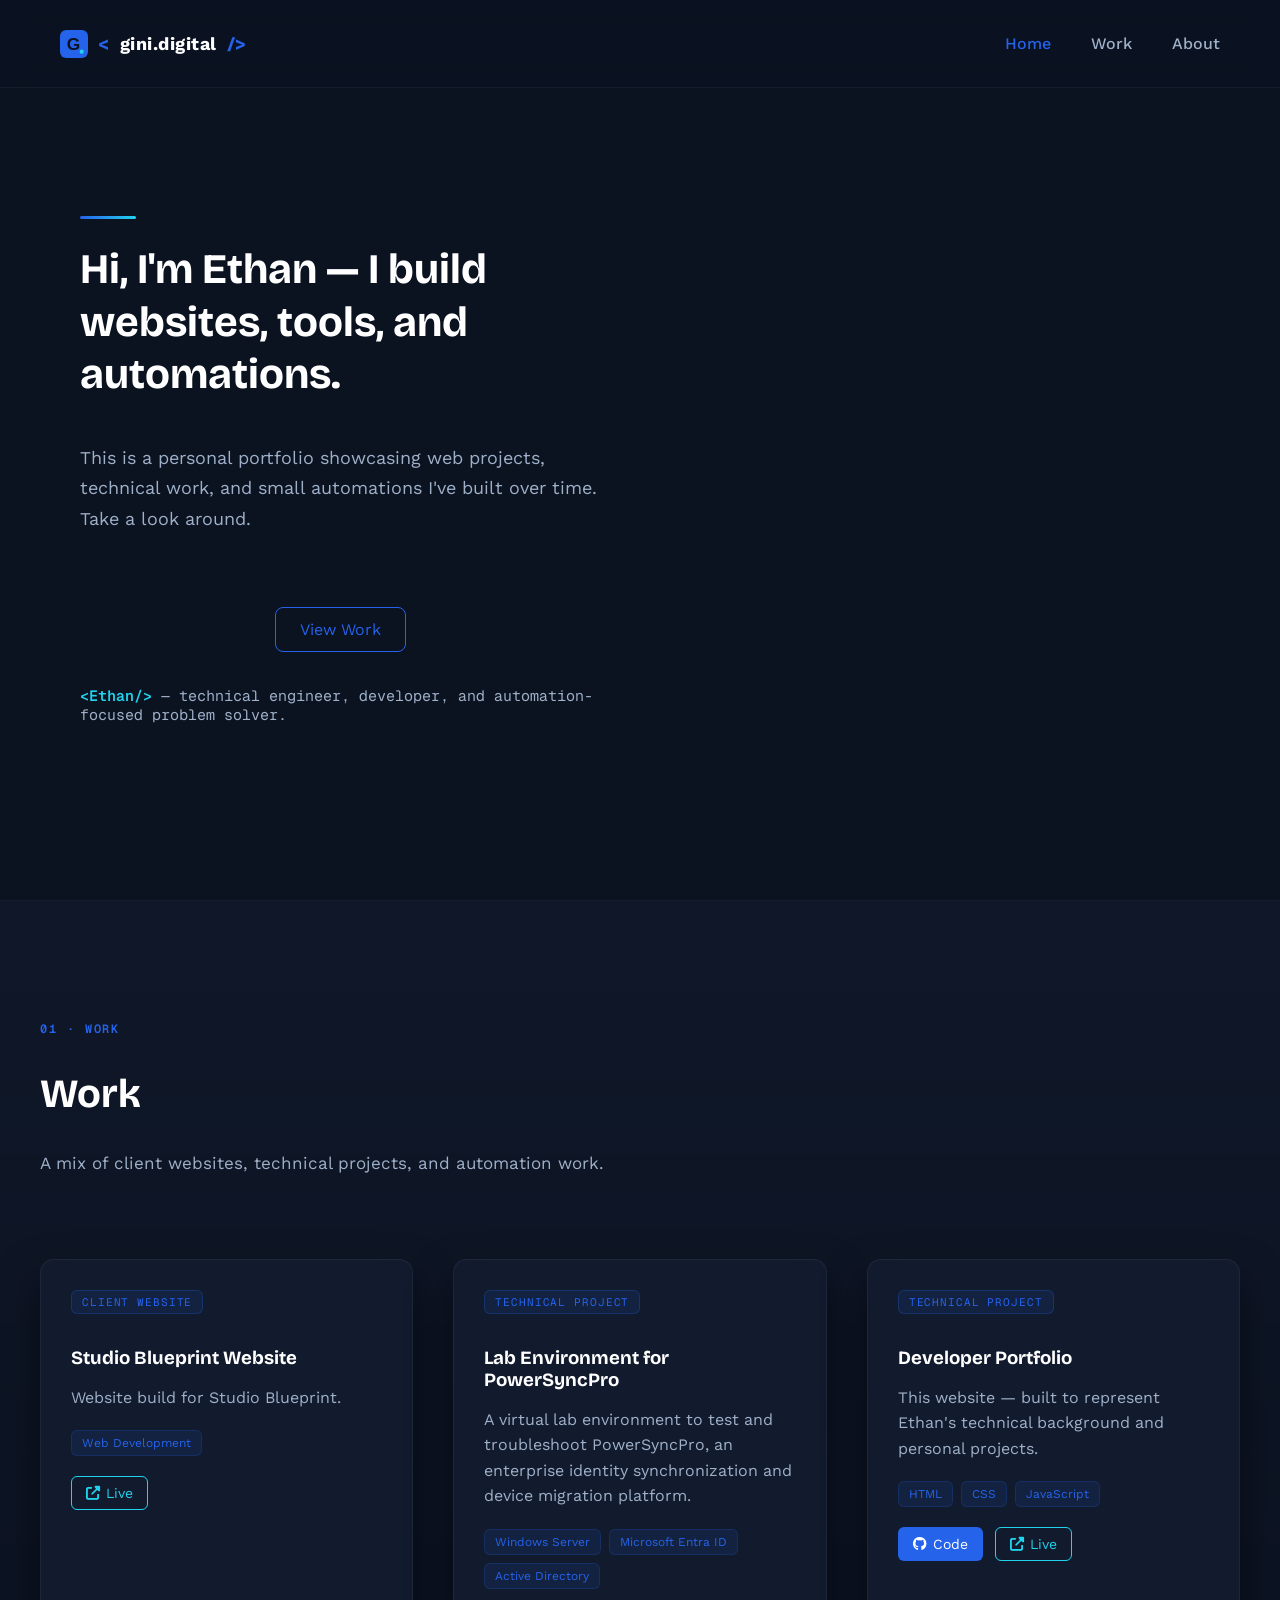
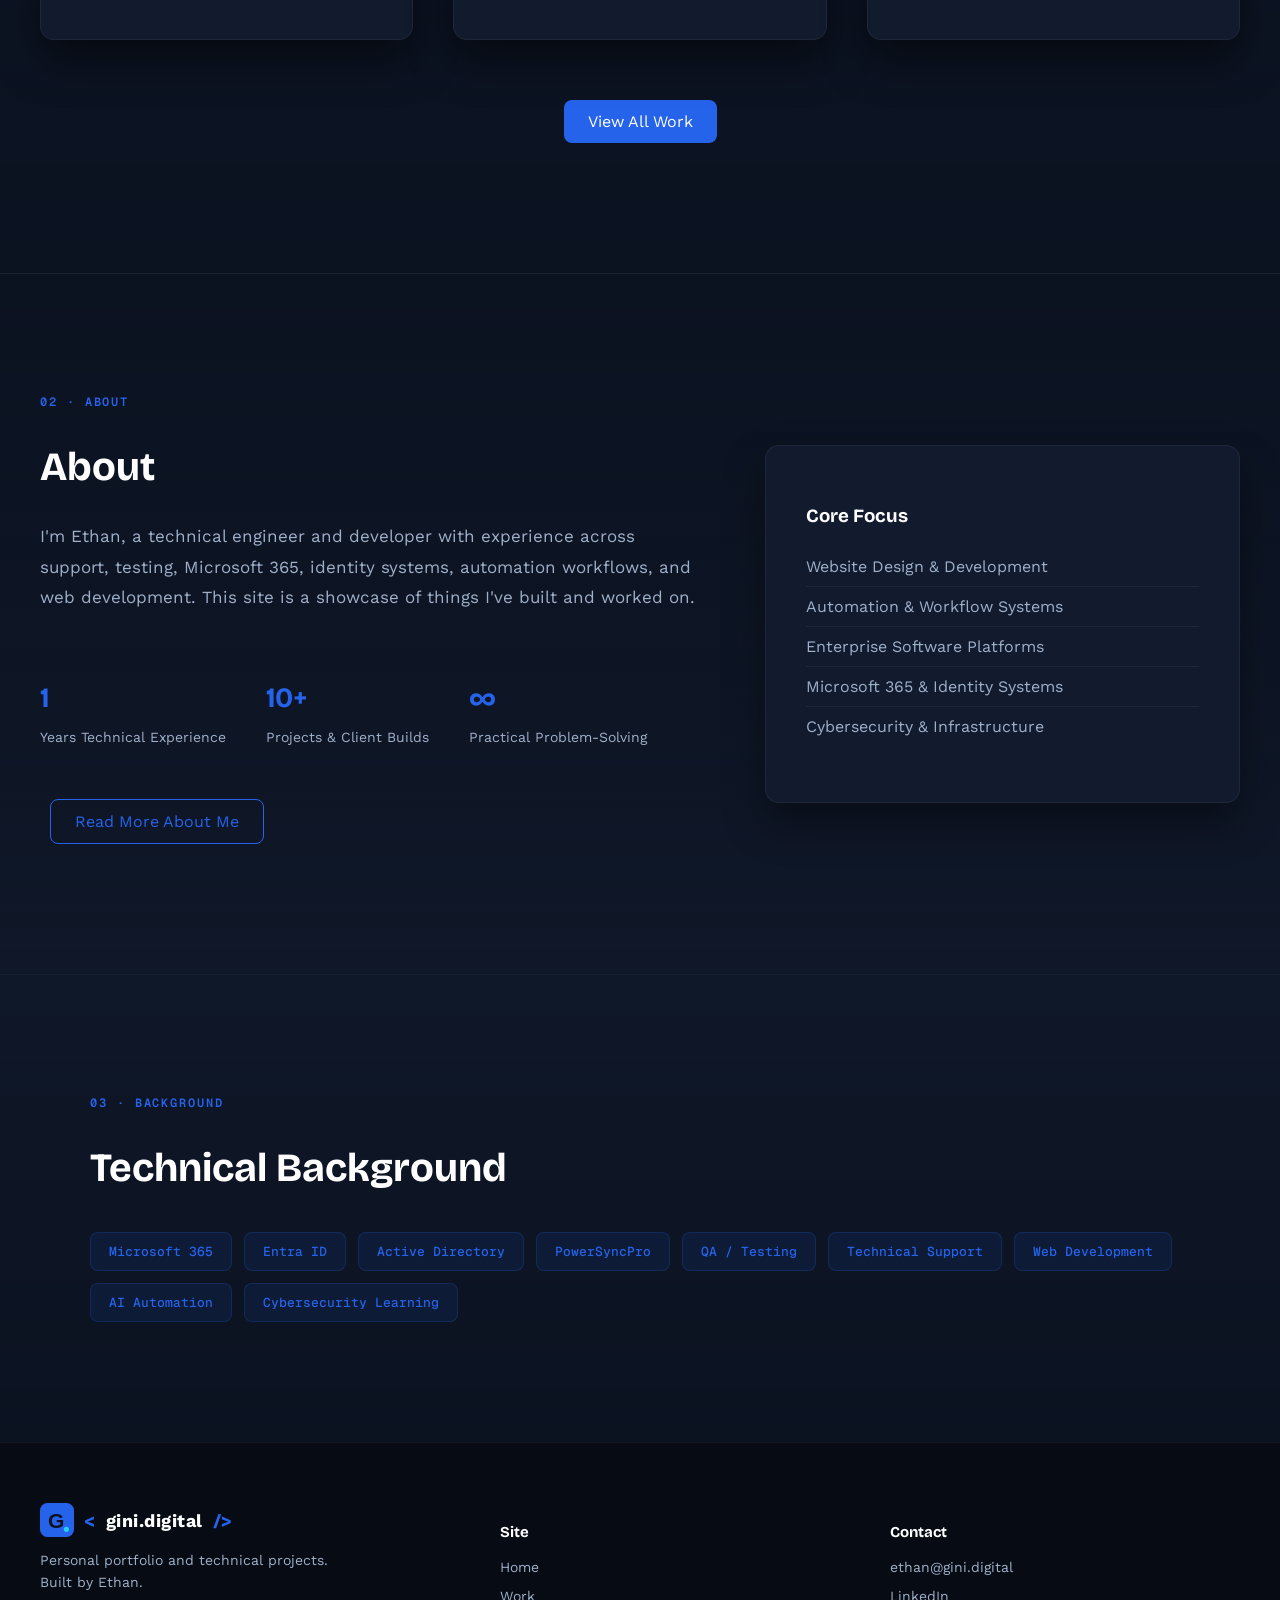
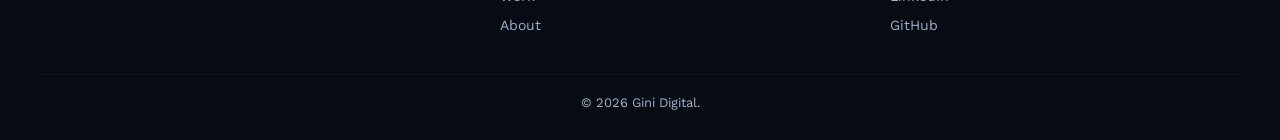
<file: index.html>
<!doctype html>

<html lang="en">
  <head>
    <meta charset="UTF-8" />
    <meta name="viewport" content="width=device-width, initial-scale=1.0" />

    <!-- HIDDEN: original business title — restore later -->
    <!-- <title>Small Business Website Designer in Durban | Gini Digital</title> -->
    <title>Ethan | Personal Portfolio</title>

    <!-- HIDDEN: original business meta description — restore later -->
    <!--
    <meta
      name="description"
      content="Websites, landing pages, and AI automation for small businesses in Durban, Cape Town, and the UK. Request your free website audit today."
    />
    -->
    <meta
      name="description"
      content="Personal portfolio of Ethan — a technical engineer and developer sharing web projects, technical work, and automations he's built."
    />

    <meta name="author" content="Ethan" />

    <meta name="robots" content="index, follow" />

    <link rel="canonical" href="https://gini.digital/" />

    <meta name="theme-color" content="#0B1220" />

    <!-- HIDDEN: original business Open Graph / Twitter tags — restore later -->
    <!--
    <meta
      property="og:title"
      content="Small Business Website Designer in Durban | Gini Digital"
    />
    <meta
      property="og:description"
      content="Websites, landing pages, and AI automation for small businesses in Durban, Cape Town, and the UK. Request your free website audit today."
    />
    <meta name="twitter:title"
      content="Small Business Website Designer in Durban | Gini Digital"
    />
    <meta
      name="twitter:description"
      content="Websites, landing pages, and AI automation for small businesses in Durban, Cape Town, and the UK. Request your free website audit today."
    />
    -->
    <meta property="og:title" content="Ethan | Personal Portfolio" />
    <meta
      property="og:description"
      content="Personal portfolio of Ethan — a technical engineer and developer sharing web projects, technical work, and automations he's built."
    />
    <meta
      property="og:image"
      content="https://gini.digital/images/logo-lockup-dark-2x.png"
    />
    <meta property="og:url" content="https://gini.digital/" />
    <meta property="og:type" content="website" />

    <meta name="twitter:card" content="summary_large_image" />
    <meta name="twitter:title" content="Ethan | Personal Portfolio" />
    <meta
      name="twitter:description"
      content="Personal portfolio of Ethan — a technical engineer and developer sharing web projects, technical work, and automations he's built."
    />
    <meta
      name="twitter:image"
      content="https://gini.digital/images/logo-lockup-dark-2x.png"
    />

    <link rel="icon" type="image/svg+xml" href="/images/icon.svg" />
    <link rel="icon" type="image/png" sizes="32x32" href="/images/favicon-32.png" />
    <link rel="icon" type="image/png" sizes="16x16" href="/images/favicon-16.png" />
    <link rel="apple-touch-icon" href="/images/icon-512.png" />

    <link rel="stylesheet" href="/CSS/style.css" />

    <!-- HIDDEN: LocalBusiness structured data (business/service schema) — restore later -->
    <!--
    <script type="application/ld+json">
      {
        "@context": "https://schema.org",
        "@type": "LocalBusiness",
        "name": "Gini Digital",
        "url": "https://gini.digital/",
        "email": "ethan@gini.digital",
        "logo": "https://gini.digital/images/icon-512.png",
        "description": "Gini Digital builds websites, landing pages, and AI automation for small businesses in Durban, Cape Town, and the UK.",
        "areaServed": [
          { "@type": "City", "name": "Durban" },
          { "@type": "City", "name": "Cape Town" },
          { "@type": "City", "name": "London" },
          { "@type": "City", "name": "St Albans" },
          { "@type": "City", "name": "Harpenden" }
        ],
        "sameAs": [
          "https://www.linkedin.com/in/ethan-robinson-934154223/",
          "https://github.com/Gini-Build"
        ]
      }
    </script>
    -->

    <link rel="preconnect" href="https://fonts.googleapis.com" />
    <link
      href="https://fonts.googleapis.com/css2?family=Bricolage+Grotesque:opsz,wght@12..96,400..800&family=Work+Sans:wght@400;500;600;700&family=Geist+Mono:wght@400;500;600;700&display=swap"
      rel="stylesheet"
    />

    <link
      rel="stylesheet"
      href="https://cdnjs.cloudflare.com/ajax/libs/font-awesome/6.4.0/css/all.min.css"
    />
  </head>

  <body>
    <div class="loader-screen" id="loader">
      <div class="loader-content">
        <img src="/images/icon.svg" alt="Gini Digital" class="loader-icon" />
        <div class="loader-spinner"></div>
        <div id="loaderPercent">0%</div>
      </div>
    </div>

    <header class="main-header">
      <nav class="nav-container">
        <a href="/" class="logo">
          <img src="/images/icon.svg" alt="" class="logo-icon" />
          <span class="logo-code">&lt;</span>gini.digital<span class="logo-code"
            >/&gt;</span
          >
        </a>

        <ul class="nav-menu">
          <li><a href="/" class="nav-link active">Home</a></li>
          <li><a href="/work/" class="nav-link">Work</a></li>
          <li><a href="/about/" class="nav-link">About</a></li>
          <!-- HIDDEN: nav links to business pages (Services/Free Audit/Contact) — restore later -->
          <!--
          <li><a href="/services/" class="nav-link">Services</a></li>
          <li><a href="/free-audit/" class="nav-link">Free Audit</a></li>
          <li><a href="/contact/" class="nav-link">Contact</a></li>
          -->
        </ul>

        <div class="menu-toggle" id="menuToggle">
          <span></span>
          <span></span>
          <span></span>
        </div>
      </nav>
    </header>

    <section id="home" class="hero-section">
      <video autoplay loop muted playsinline class="hero-video"></video>
      <div class="hero-overlay"></div>

      <div class="hero-container">
        <div class="hero-text-col">
          <!-- HIDDEN: original business headline — restore later -->
          <!--
          <h1 class="hero-headline">
            Websites and automation for small businesses in Durban, Cape
            Town, and beyond.
          </h1>
          -->
          <h1 class="hero-headline">
            Hi, I'm Ethan — I build websites, tools, and automations.
          </h1>

          <!-- HIDDEN: original business description — restore later -->
          <!--
          <p class="hero-description">
            Gini Digital builds clean, mobile-friendly websites, landing pages,
            contact forms, CRM/email integrations, and practical automation
            workflows for small businesses in Durban, Cape Town, London, St
            Albans, and Harpenden that want to look credible and respond
            faster.
          </p>
          -->
          <p class="hero-description">
            This is a personal portfolio showcasing web projects, technical
            work, and small automations I've built over time. Take a look
            around.
          </p>

          <div class="hero-buttons">
            <!-- HIDDEN: lead-gen CTA button (Free Audit) — restore later -->
            <!--
            <a href="/free-audit/" class="btn-primary"
              >Request a Free Website Audit</a
            >
            -->
            <a href="/work/" class="btn-secondary">View Work</a>
          </div>

          <p class="hero-credibility">
            <span class="name-value">&lt;Ethan/&gt;</span> — technical engineer,
            developer, and automation-focused problem solver.
          </p>
        </div>
      </div>
    </section>

    <!-- HIDDEN: Who We Help section (business ICP targeting) — restore later -->
    <!--
    <section id="who-we-help" class="who-section">
      <div class="who-container">
        <h2 class="section-title">Who We Help</h2>

        <p class="about-description">
          Gini Digital is best suited for businesses in Durban, Cape Town, and
          the UK that need a clean, credible web presence and a simple way to
          turn visitors into enquiries — without the overhead of a large
          agency.
        </p>

        <div class="who-grid">
          <div class="who-item fade-in">
            <i class="fas fa-briefcase"></i> Small service businesses
          </div>
          <div class="who-item fade-in">
            <i class="fas fa-user-tie"></i> Consultants
          </div>
          <div class="who-item fade-in">
            <i class="fas fa-chalkboard-user"></i> Coaches
          </div>
          <div class="who-item fade-in">
            <i class="fas fa-palette"></i> Creatives
          </div>
          <div class="who-item fade-in">
            <i class="fas fa-store"></i> Local businesses
          </div>
          <div class="who-item fade-in">
            <i class="fas fa-truck"></i> Trades &amp; home services
          </div>
          <div class="who-item fade-in">
            <i class="fas fa-people-arrows"></i> Agencies needing white-label
            technical support
          </div>
          <div class="who-item fade-in">
            <i class="fas fa-arrows-rotate"></i> Businesses with outdated
            websites or poor enquiry flow
          </div>
        </div>
      </div>
    </section>
    -->

    <!-- HIDDEN: Services preview section (what I offer / sales copy) — restore later -->
    <!--
    <section id="services" class="services-preview-section">
      <div class="services-preview-container">
        <h2 class="section-title">Services</h2>

        <p class="about-description">
          Practical, benefit-focused work — no unnecessary complexity.
        </p>

        <div class="services-grid">
          <div class="service-card fade-in">
            <h3>Website Design &amp; Build</h3>
            <p>
              A clean, mobile-friendly website that makes your business look
              credible from the first click.
            </p>
          </div>

          <div class="service-card fade-in">
            <h3>Landing Pages</h3>
            <p>
              Focused single-page sites built to convert visitors from a
              specific campaign or offer.
            </p>
          </div>

          <div class="service-card fade-in">
            <h3>Contact Forms &amp; Enquiry Flows</h3>
            <p>
              Forms and flows that make it easy for customers to reach you — and
              easy for you to respond fast.
            </p>
          </div>

          <div class="service-card fade-in">
            <h3>Business Email &amp; Domain Setup</h3>
            <p>
              A professional @yourbusiness.com email address, set up correctly,
              first time.
            </p>
          </div>

          <div class="service-card fade-in">
            <h3>CRM / Google Sheets / Email Automation</h3>
            <p>
              Connect your enquiries to the tools you already use, so nothing
              falls through the cracks.
            </p>
          </div>

          <div class="service-card fade-in">
            <h3>AI Workflow Automation</h3>
            <p>
              Simple systems that reduce manual admin — from automated
              follow-ups to basic chatbots and FAQ assistants.
            </p>
          </div>

          <div class="service-card fade-in">
            <h3>Website Support &amp; Maintenance</h3>
            <p>
              Ongoing edits, checks, and technical support so your site keeps
              working the way it should.
            </p>
          </div>
        </div>

        <div class="section-cta">
          <a href="/services/" class="btn-primary">View All Services</a>
        </div>
      </div>
    </section>
    -->

    <!-- HIDDEN: Packages preview section (pricing) — restore later -->
    <!--
    <section id="packages" class="packages-section">
      <div class="packages-container">
        <h2 class="section-title">Packages</h2>

        <p class="about-description">
          Straightforward pricing, so you know what you're getting.
        </p>

        <div class="packages-grid">
          <div class="package-card fade-in">
            <div class="package-name">Starter Website</div>
            <div class="package-price">From £350 / R8,000</div>
            <ul>
              <li>1–3 pages</li>
              <li>Mobile responsive build</li>
              <li>Contact form</li>
              <li>Basic SEO setup</li>
            </ul>
          </div>

          <div class="package-card featured fade-in">
            <div class="package-name">Growth Website</div>
            <div class="package-price">From £750 / R17,000</div>
            <ul>
              <li>4–6 pages</li>
              <li>Service pages</li>
              <li>Improved enquiry flow</li>
              <li>WhatsApp/call buttons</li>
            </ul>
          </div>

          <div class="package-card fade-in">
            <div class="package-name">Automation Add-on</div>
            <div class="package-price">From £150 / R3,500</div>
            <ul>
              <li>Form to email or Google Sheets</li>
              <li>Automated follow-up email</li>
              <li>Basic chatbot or FAQ assistant</li>
            </ul>
          </div>

          <div class="package-card fade-in">
            <div class="package-name">Monthly Care</div>
            <div class="package-price">From £50/month</div>
            <ul>
              <li>Small website edits</li>
              <li>Uptime/contact form checks</li>
              <li>Minor SEO/content tweaks</li>
            </ul>
          </div>
        </div>

        <div class="section-cta">
          <a href="/services/#pricing" class="btn-primary"
            >See Full Package Details</a
          >
        </div>
      </div>
    </section>
    -->

    <section id="projects" class="projects-section">
      <div class="projects-container">
        <span class="eyebrow">01 · Work</span>
        <h2 class="section-title">Work</h2>

        <p class="about-description">
          A mix of client websites, technical projects, and automation work.
        </p>

        <div class="projects-grid">
          <div class="project-card fade-in">
            <span class="project-category">Client Website</span>
            <h3>Studio Blueprint Website</h3>
            <p>Website build for Studio Blueprint.</p>
            <div class="project-tech">
              <span>Web Development</span>
            </div>
            <div class="project-links">
              <a
                href="https://studioblueprint.co.za/"
                class="project-btn live"
                target="_blank"
                rel="noopener"
                ><i class="fas fa-external-link-alt"></i> Live</a
              >
            </div>
          </div>

          <div class="project-card fade-in">
            <span class="project-category">Technical Project</span>
            <h3>Lab Environment for PowerSyncPro</h3>
            <p>
              A virtual lab environment to test and troubleshoot PowerSyncPro,
              an enterprise identity synchronization and device migration
              platform.
            </p>
            <div class="project-tech">
              <span>Windows Server</span> <span>Microsoft Entra ID</span>
              <span>Active Directory</span>
            </div>
          </div>

          <div class="project-card fade-in">
            <span class="project-category">Technical Project</span>
            <h3>Developer Portfolio</h3>
            <p>
              This website — built to represent Ethan's technical background
              and personal projects.
            </p>
            <div class="project-tech">
              <span>HTML</span> <span>CSS</span> <span>JavaScript</span>
            </div>
            <div class="project-links">
              <a
                href="https://github.com/Gini-Build/Ethan-portfolio"
                class="project-btn"
                target="_blank"
                rel="noopener"
                ><i class="fab fa-github"></i> Code</a
              >
              <a
                href="https://gini.digital/"
                class="project-btn live"
                target="_blank"
                rel="noopener"
                ><i class="fas fa-external-link-alt"></i> Live</a
              >
            </div>
          </div>
        </div>

        <div class="section-cta">
          <a href="/work/" class="btn-primary">View All Work</a>
        </div>
      </div>
    </section>

    <!-- HIDDEN: Process section (agency methodology / sales framing) — restore later -->
    <!--
    <section id="process" class="process-section">
      <div class="process-container">
        <h2 class="section-title">How We Work</h2>

        <p class="about-description">
          We start by reviewing your current website and enquiry flow. Then we
          create a practical plan, build the site or automation, test it
          properly, and support the launch.
        </p>

        <div class="process-steps">
          <div class="process-step fade-in">
            <div class="step-number">01</div>
            <h3>Audit</h3>
            <p>
              Review the current site and enquiry flow to find what's costing
              you enquiries.
            </p>
          </div>
          <div class="process-step fade-in">
            <div class="step-number">02</div>
            <h3>Plan</h3>
            <p>
              A practical, scoped plan for the build or automation — no
              unnecessary extras.
            </p>
          </div>
          <div class="process-step fade-in">
            <div class="step-number">03</div>
            <h3>Build</h3>
            <p>
              The site or automation is built and tested properly before launch.
            </p>
          </div>
          <div class="process-step fade-in">
            <div class="step-number">04</div>
            <h3>Launch &amp; Support</h3>
            <p>Launch support plus ongoing care to keep things running.</p>
          </div>
        </div>
      </div>
    </section>
    -->

    <section id="about" class="about-section">
      <div class="about-container">
        <div class="about-text">
          <span class="eyebrow">02 · About</span>
          <h2 class="section-title">About</h2>

          <!-- HIDDEN: original business-framed About paragraph — restore later -->
          <!--
          <p class="about-description">
            Gini Digital is run by Ethan, a technical engineer and developer
            with experience across support, testing, Microsoft 365, identity
            systems, automation workflows, and web development. The goal is
            simple: combine technical problem-solving with clean digital
            execution so small businesses get websites and systems that actually
            work.
          </p>
          -->
          <p class="about-description">
            I'm Ethan, a technical engineer and developer with experience
            across support, testing, Microsoft 365, identity systems,
            automation workflows, and web development. This site is a
            showcase of things I've built and worked on.
          </p>

          <div class="about-stats">
            <div class="stat">
              <h3>1</h3>
              <p>Years Technical Experience</p>
            </div>

            <div class="stat">
              <h3>10+</h3>
              <p>Projects &amp; Client Builds</p>
            </div>

            <div class="stat">
              <h3>∞</h3>
              <p>Practical Problem-Solving</p>
            </div>
          </div>

          <div class="section-cta left">
            <a href="/about/" class="btn-secondary">Read More About Me</a>
          </div>
        </div>

        <div class="about-card">
          <div class="about-card-content">
            <h3>Core Focus</h3>

            <ul>
              <li>Website Design &amp; Development</li>
              <li>Automation &amp; Workflow Systems</li>
              <li>Enterprise Software Platforms</li>
              <li>Microsoft 365 &amp; Identity Systems</li>
              <li>Cybersecurity &amp; Infrastructure</li>
            </ul>
          </div>
        </div>
      </div>
    </section>

    <section id="skills" class="skills-section">
      <div class="skills-container">
        <span class="eyebrow">03 · Background</span>
        <h2 class="section-title">Technical Background</h2>

        <div class="tech-badges">
          <span class="tech-badge fade-in">Microsoft 365</span>
          <span class="tech-badge fade-in">Entra ID</span>
          <span class="tech-badge fade-in">Active Directory</span>
          <span class="tech-badge fade-in">PowerSyncPro</span>
          <span class="tech-badge fade-in">QA / Testing</span>
          <span class="tech-badge fade-in">Technical Support</span>
          <span class="tech-badge fade-in">Web Development</span>
          <span class="tech-badge fade-in">AI Automation</span>
          <span class="tech-badge fade-in">Cybersecurity Learning</span>
        </div>
      </div>
    </section>

    <!-- HIDDEN: Free Audit CTA section (lead-gen, links to hidden page) — restore later -->
    <!--
    <section id="free-audit" class="cta-section">
      <div class="cta-container">
        <h2>Request a free website and enquiry flow audit.</h2>

        <p>
          Send through your website or business details and I'll review the main
          areas that may be costing you enquiries: clarity, mobile experience,
          calls-to-action, contact flow, trust signals, and basic automation
          opportunities.
        </p>

        <div class="btn-row">
          <a href="/free-audit/" class="btn-primary">Request My Free Audit</a>
        </div>
      </div>
    </section>
    -->

    <!-- HIDDEN: Contact CTA section (business solicitation, links to hidden page) — restore later -->
    <!--
    <section id="contact" class="cta-section">
      <div class="cta-container">
        <h2>Let's talk.</h2>

        <p>Need a website, landing page, or automation flow? Let's talk.</p>

        <div class="btn-row">
          <a href="/contact/" class="btn-primary">Contact</a>
          <a href="mailto:ethan@gini.digital" class="btn-secondary"
            >ethan@gini.digital</a
          >
        </div>
      </div>
    </section>
    -->

    <footer class="site-footer">
      <div class="footer-container">
        <div class="footer-brand">
          <div class="logo">
            <img src="/images/icon.svg" alt="" class="logo-icon" />
            <span class="logo-code">&lt;</span>gini.digital<span
              class="logo-code"
              >/&gt;</span
            >
          </div>
          <!-- HIDDEN: original business tagline — restore later -->
          <!--
          <p>
            Websites and automations for small businesses that want more
            enquiries. Built by Ethan.
          </p>
          -->
          <p>Personal portfolio and technical projects. Built by Ethan.</p>
        </div>

        <div class="footer-col">
          <h4>Site</h4>
          <ul>
            <li><a href="/">Home</a></li>
            <li><a href="/work/">Work</a></li>
            <li><a href="/about/">About</a></li>
            <!-- HIDDEN: footer links to business pages — restore later -->
            <!--
            <li><a href="/services/">Services</a></li>
            <li><a href="/free-audit/">Free Audit</a></li>
            <li><a href="/contact/">Contact</a></li>
            -->
          </ul>
        </div>

        <div class="footer-col">
          <h4>Contact</h4>
          <ul>
            <li><a href="mailto:ethan@gini.digital">ethan@gini.digital</a></li>
            <li>
              <a
                href="https://www.linkedin.com/in/ethan-robinson-934154223/"
                target="_blank"
                rel="noopener"
                >LinkedIn</a
              >
            </li>
            <li>
              <a
                href="https://github.com/Gini-Build"
                target="_blank"
                rel="noopener"
                >GitHub</a
              >
            </li>
          </ul>
        </div>
      </div>

      <!-- HIDDEN: original business/service-area footer line — restore later -->
      <!--
      <div class="footer-bottom">
        &copy; 2026 Gini Digital. Serving Durban, Cape Town, London, St Albans
        &amp; Harpenden.
      </div>
      -->
      <div class="footer-bottom">&copy; 2026 Gini Digital.</div>
    </footer>

    <script src="/JS/main.js"></script>
  </body>
</html>
</file>
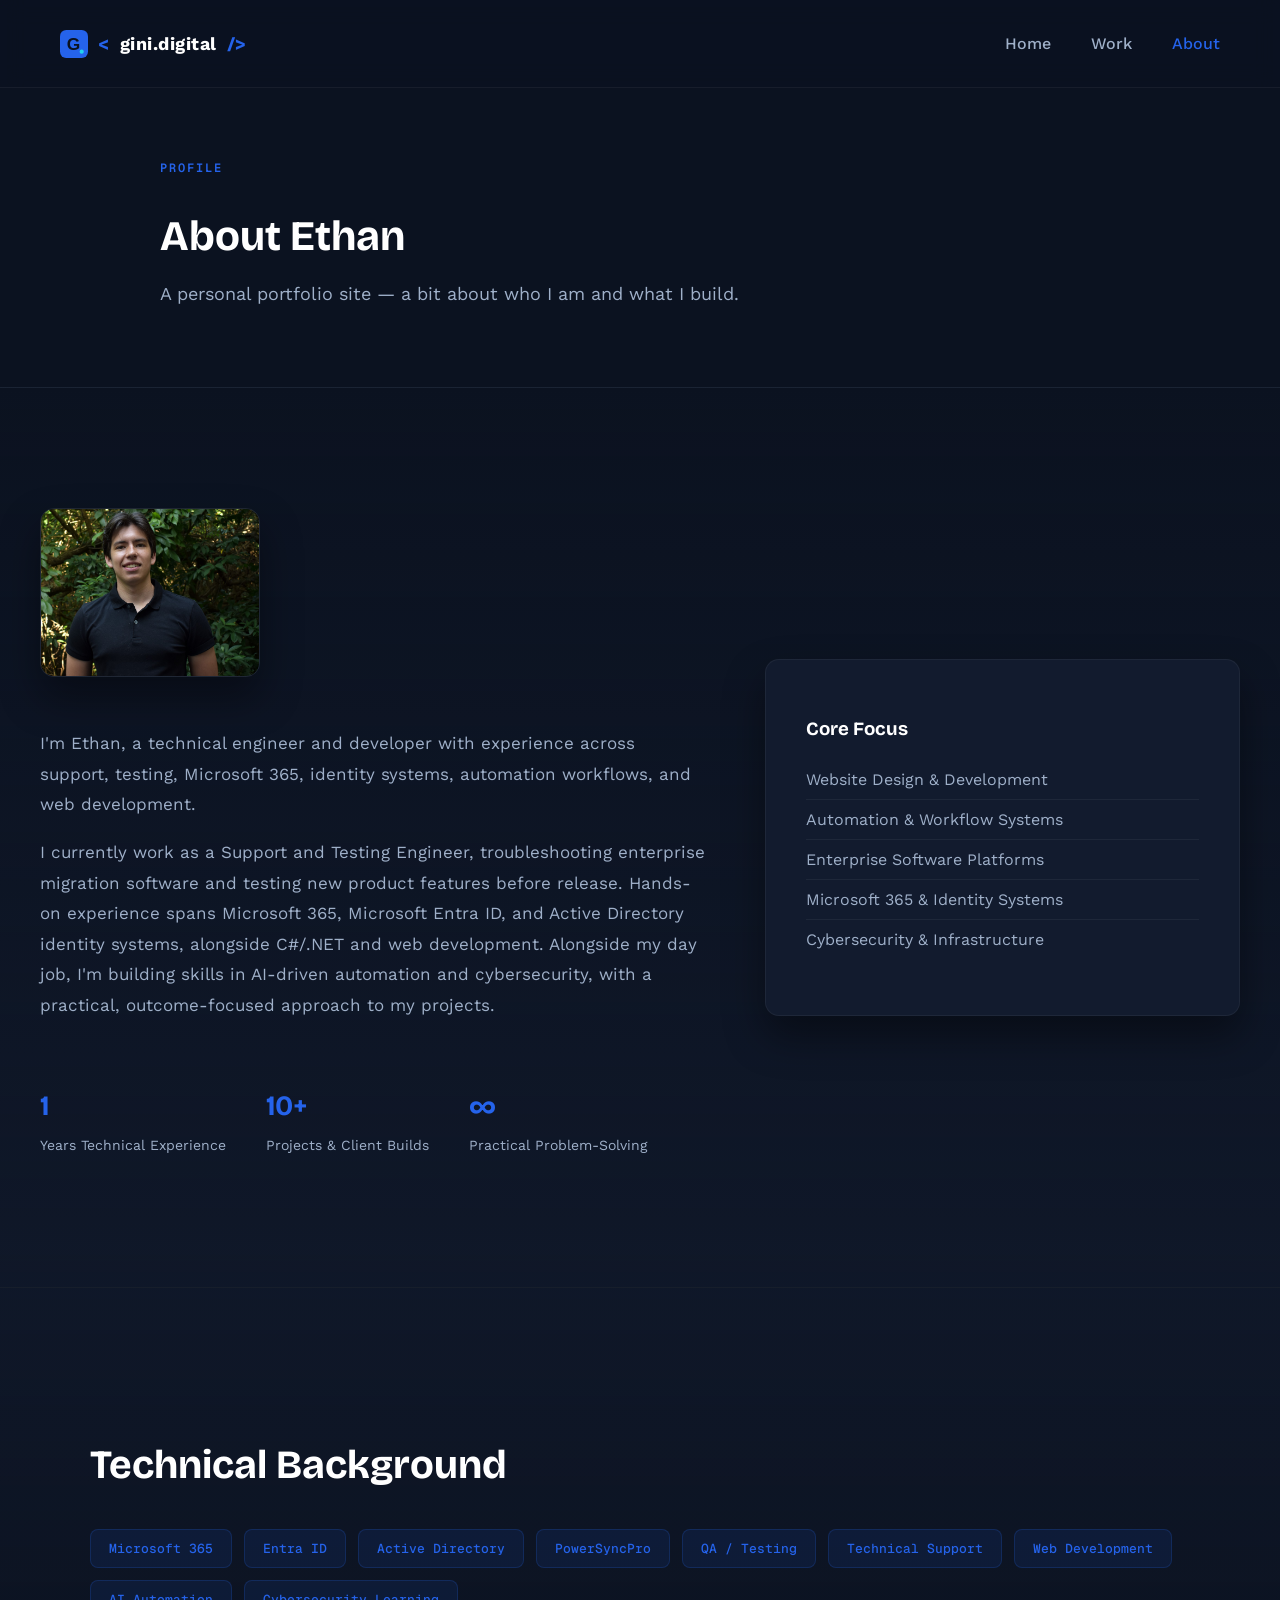
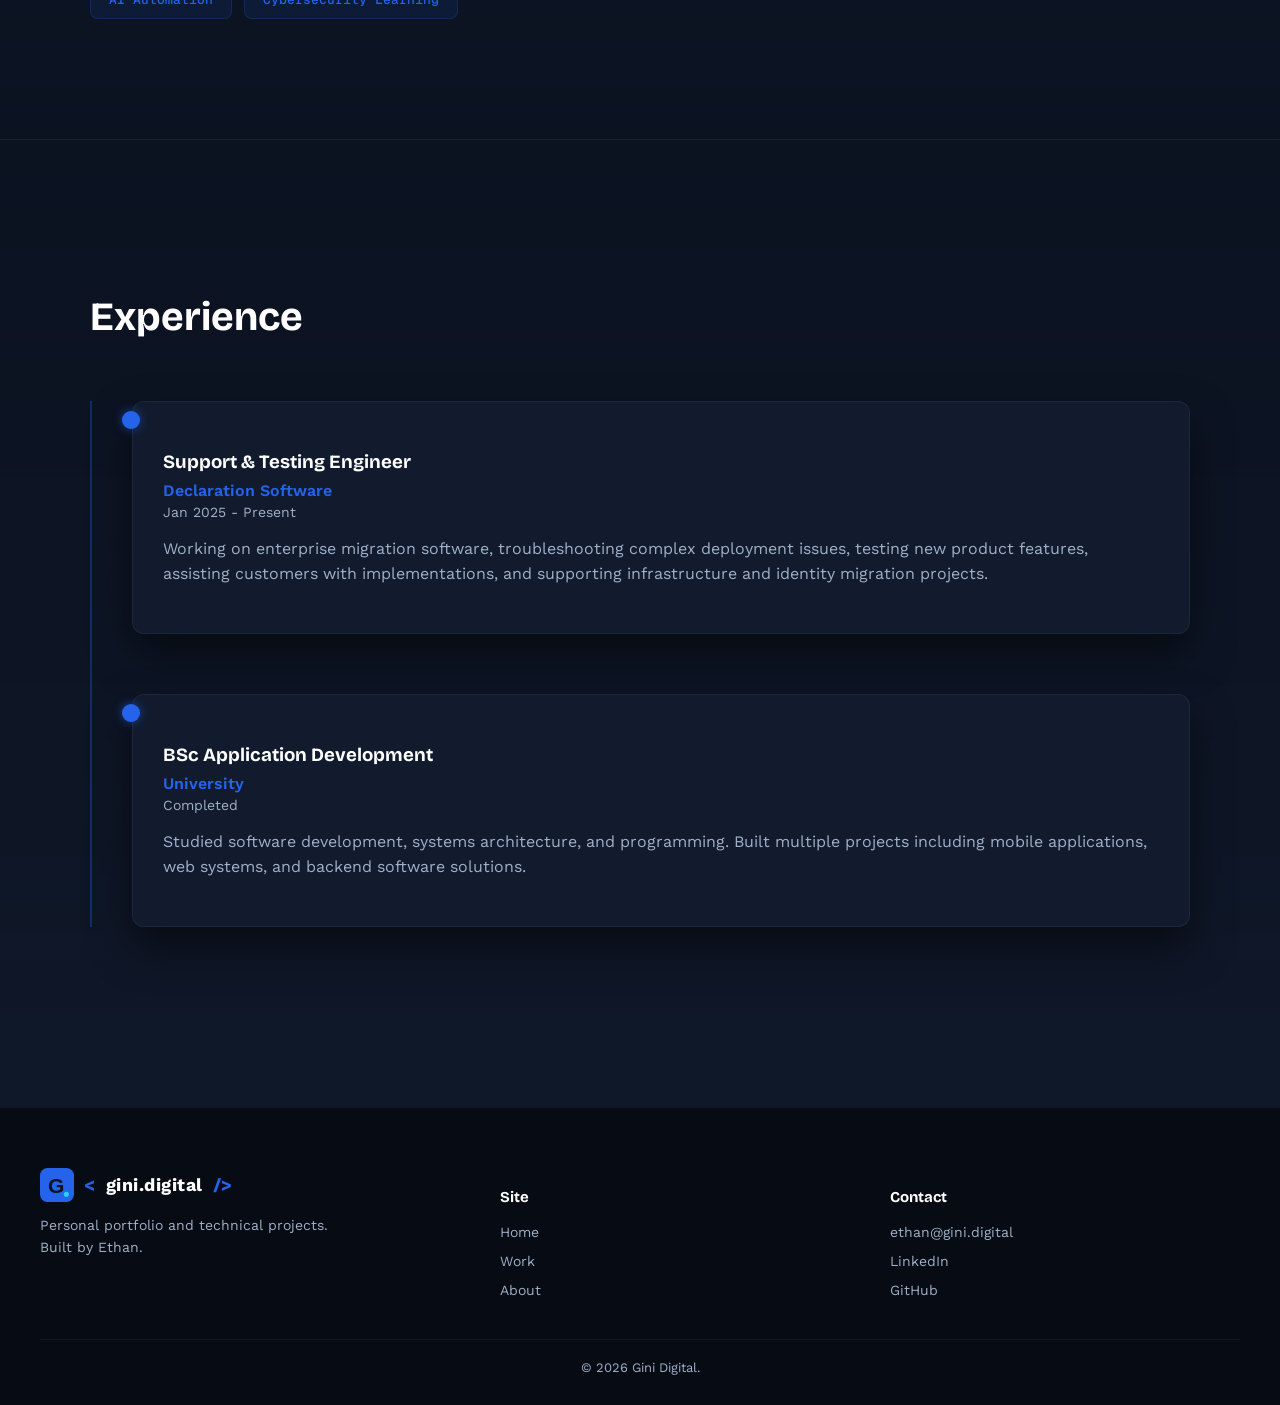
<file: about/index.html>
<!doctype html>

<html lang="en">
  <head>
    <meta charset="UTF-8" />
    <meta name="viewport" content="width=device-width, initial-scale=1.0" />

    <!-- HIDDEN: original business title — restore later -->
    <!-- <title>About Gini Digital | Web Design Studio in Durban</title> -->
    <title>About Ethan | Personal Portfolio</title>

    <!-- HIDDEN: original business meta description — restore later -->
    <!-- <meta name="description" content="Gini Digital is run by Ethan, a Durban-based technical engineer building practical websites and automation for local small businesses." /> -->
    <meta name="description" content="A bit about Ethan — a technical engineer and developer, and the person behind the projects on this site." />

    <meta name="author" content="Ethan" />

    <meta name="robots" content="index, follow" />

    <link rel="canonical" href="https://gini.digital/about/" />

    <meta name="theme-color" content="#0B1220" />

    <!-- HIDDEN: original business Open Graph / Twitter tags — restore later -->
    <!--
    <meta property="og:title" content="About Gini Digital | Web Design Studio in Durban" />
    <meta property="og:description" content="Gini Digital is run by Ethan, a Durban-based technical engineer building practical websites and automation for local small businesses." />
    <meta name="twitter:title" content="About Gini Digital | Web Design Studio in Durban" />
    <meta name="twitter:description" content="Gini Digital is run by Ethan, a Durban-based technical engineer building practical websites and automation for local small businesses." />
    -->
    <meta property="og:title" content="About Ethan | Personal Portfolio" />
    <meta property="og:description" content="A bit about Ethan — a technical engineer and developer, and the person behind the projects on this site." />
    <meta property="og:image" content="https://gini.digital/images/logo-lockup-dark-2x.png" />
    <meta property="og:url" content="https://gini.digital/about/" />
    <meta property="og:type" content="website" />

    <meta name="twitter:card" content="summary_large_image" />
    <meta name="twitter:title" content="About Ethan | Personal Portfolio" />
    <meta name="twitter:description" content="A bit about Ethan — a technical engineer and developer, and the person behind the projects on this site." />
    <meta name="twitter:image" content="https://gini.digital/images/logo-lockup-dark-2x.png" />

    <link rel="icon" type="image/svg+xml" href="/images/icon.svg" />
    <link rel="icon" type="image/png" sizes="32x32" href="/images/favicon-32.png" />
    <link rel="icon" type="image/png" sizes="16x16" href="/images/favicon-16.png" />
    <link rel="apple-touch-icon" href="/images/icon-512.png" />

    <link rel="stylesheet" href="/CSS/style.css" />

    <link rel="preconnect" href="https://fonts.googleapis.com" />
    <link
      href="https://fonts.googleapis.com/css2?family=Bricolage+Grotesque:opsz,wght@12..96,400..800&family=Work+Sans:wght@400;500;600;700&family=Geist+Mono:wght@400;500;600;700&display=swap"
      rel="stylesheet"
    />

    <link
      rel="stylesheet"
      href="https://cdnjs.cloudflare.com/ajax/libs/font-awesome/6.4.0/css/all.min.css"
    />
  </head>

  <body>
    <div class="loader-screen" id="loader">
      <div class="loader-content">
        <img src="/images/icon.svg" alt="Gini Digital" class="loader-icon" />
        <div class="loader-spinner"></div>
        <div id="loaderPercent">0%</div>
      </div>
    </div>

    <header class="main-header">
      <nav class="nav-container">
        <a href="/" class="logo">
          <img src="/images/icon.svg" alt="" class="logo-icon" />
          <span class="logo-code">&lt;</span>gini.digital<span class="logo-code"
            >/&gt;</span
          >
        </a>

        <ul class="nav-menu">
          <li><a href="/" class="nav-link">Home</a></li>
          <li><a href="/work/" class="nav-link">Work</a></li>
          <li><a href="/about/" class="nav-link active">About</a></li>
          <!-- HIDDEN: nav links to business pages (Services/Free Audit/Contact) — restore later -->
          <!--
          <li><a href="/services/" class="nav-link">Services</a></li>
          <li><a href="/free-audit/" class="nav-link">Free Audit</a></li>
          <li><a href="/contact/" class="nav-link">Contact</a></li>
          -->
        </ul>

           <div class="menu-toggle" id="menuToggle">
<span></span>
<span></span>
<span></span>
</div>
      </nav>
    </header>

    <section class="page-hero">
      <span class="eyebrow">Profile</span>
      <!-- HIDDEN: original business-branded H1 — restore later -->
      <!-- <h1>About Gini Digital</h1> -->
      <h1>About Ethan</h1>
      <!-- HIDDEN: original business-framed intro — restore later -->
      <!--
      <p>
        A web design and automation studio based in Durban, working with
        small businesses in Durban, Cape Town, London, St Albans, and
        Harpenden.
      </p>
      -->
      <p>A personal portfolio site — a bit about who I am and what I build.</p>
    </section>

    <section class="about-section">
      <div class="about-container">
        <div class="about-text">
          <img
            src="/images/Ethan.jpg"
            alt="Ethan, technical engineer and founder of Gini Digital"
            class="about-photo"
          />

          <!-- HIDDEN: original business-framed About paragraphs — restore later -->
          <!--
          <p class="about-description">
            Gini Digital is run by Ethan, a technical engineer and developer
            with experience across support, testing, Microsoft 365, identity
            systems, automation workflows, and web development. The goal is
            simple: combine technical problem-solving with clean digital
            execution so small businesses get websites and systems that
            actually work.
          </p>

          <p class="about-description">
            Ethan currently works as a Support and Testing Engineer,
            troubleshooting enterprise migration software and testing new
            product features before release — a background that carries
            directly into how Gini Digital projects are built and checked
            before launch. Hands-on experience spans Microsoft 365, Microsoft
            Entra ID, and Active Directory identity systems, alongside
            C#/.NET and web development. Alongside client work, Ethan is
            building skills in AI-driven automation and cybersecurity, with a
            practical, outcome-focused approach to every project.
          </p>
          -->
          <p class="about-description">
            I'm Ethan, a technical engineer and developer with experience
            across support, testing, Microsoft 365, identity systems,
            automation workflows, and web development.
          </p>

          <p class="about-description">
            I currently work as a Support and Testing Engineer,
            troubleshooting enterprise migration software and testing new
            product features before release. Hands-on experience spans
            Microsoft 365, Microsoft Entra ID, and Active Directory identity
            systems, alongside C#/.NET and web development. Alongside my day
            job, I'm building skills in AI-driven automation and
            cybersecurity, with a practical, outcome-focused approach to my
            projects.
          </p>

          <div class="about-stats">
            <div class="stat">
              <h3>1</h3>
              <p>Years Technical Experience</p>
            </div>

            <div class="stat">
              <h3>10+</h3>
              <p>Projects &amp; Client Builds</p>
            </div>

            <div class="stat">
              <h3>∞</h3>
              <p>Practical Problem-Solving</p>
            </div>
          </div>
        </div>

        <div class="about-card">
          <div class="about-card-content">
            <h3>Core Focus</h3>

            <ul>
              <li>Website Design &amp; Development</li>
              <li>Automation &amp; Workflow Systems</li>
              <li>Enterprise Software Platforms</li>
              <li>Microsoft 365 &amp; Identity Systems</li>
              <li>Cybersecurity &amp; Infrastructure</li>
            </ul>
          </div>
        </div>
      </div>
    </section>

    <section class="skills-section">
      <div class="skills-container">
        <h2 class="section-title">Technical Background</h2>

        <div class="tech-badges">
          <span class="tech-badge fade-in">Microsoft 365</span>
          <span class="tech-badge fade-in">Entra ID</span>
          <span class="tech-badge fade-in">Active Directory</span>
          <span class="tech-badge fade-in">PowerSyncPro</span>
          <span class="tech-badge fade-in">QA / Testing</span>
          <span class="tech-badge fade-in">Technical Support</span>
          <span class="tech-badge fade-in">Web Development</span>
          <span class="tech-badge fade-in">AI Automation</span>
          <span class="tech-badge fade-in">Cybersecurity Learning</span>
        </div>
      </div>
    </section>

    <section class="experience-section">
      <div class="experience-container">
        <h2 class="section-title">Experience</h2>

        <div class="timeline">
          <div class="timeline-item fade-in">
            <div class="timeline-dot"></div>

            <div class="timeline-card">
              <h3>Support &amp; Testing Engineer</h3>

              <span class="timeline-company">Declaration Software</span>

              <span class="timeline-date">Jan 2025 - Present</span>

              <p>
                Working on enterprise migration software, troubleshooting
                complex deployment issues, testing new product features,
                assisting customers with implementations, and supporting
                infrastructure and identity migration projects.
              </p>
            </div>
          </div>

          <div class="timeline-item fade-in">
            <div class="timeline-dot"></div>

            <div class="timeline-card">
              <h3>BSc Application Development</h3>

              <span class="timeline-company">University</span>

              <span class="timeline-date">Completed</span>

              <p>
                Studied software development, systems architecture, and
                programming. Built multiple projects including mobile
                applications, web systems, and backend software solutions.
              </p>
            </div>
          </div>
        </div>
      </div>
    </section>

    <!-- HIDDEN: bottom business CTA section (links to hidden pages) — restore later -->
    <!--
    <section class="cta-section">
      <div class="cta-container">
        <h2>Need a website or automation system?</h2>
        <p>Start with a free audit, or get in touch to discuss your project.</p>
        <div class="btn-row">
          <a href="/free-audit/" class="btn-primary">Request a Free Audit</a>
          <a href="/contact/" class="btn-secondary">Contact</a>
        </div>
      </div>
    </section>
    -->

    <footer class="site-footer">
      <div class="footer-container">
        <div class="footer-brand">
          <div class="logo">
            <img src="/images/icon.svg" alt="" class="logo-icon" />
            <span class="logo-code">&lt;</span>gini.digital<span
              class="logo-code"
              >/&gt;</span
            >
          </div>
          <!-- HIDDEN: original business tagline — restore later -->
          <!--
          <p>
            Websites and automations for small businesses that want more
            enquiries. Built by Ethan.
          </p>
          -->
          <p>Personal portfolio and technical projects. Built by Ethan.</p>
        </div>

        <div class="footer-col">
          <h4>Site</h4>
          <ul>
            <li><a href="/">Home</a></li>
            <li><a href="/work/">Work</a></li>
            <li><a href="/about/">About</a></li>
            <!-- HIDDEN: footer links to business pages — restore later -->
            <!--
            <li><a href="/services/">Services</a></li>
            <li><a href="/free-audit/">Free Audit</a></li>
            <li><a href="/contact/">Contact</a></li>
            -->
          </ul>
        </div>

        <div class="footer-col">
          <h4>Contact</h4>
          <ul>
            <li><a href="mailto:ethan@gini.digital">ethan@gini.digital</a></li>
            <li>
              <a
                href="https://www.linkedin.com/in/ethan-robinson-934154223/"
                target="_blank"
                rel="noopener"
                >LinkedIn</a
              >
            </li>
            <li>
              <a
                href="https://github.com/Gini-Build"
                target="_blank"
                rel="noopener"
                >GitHub</a
              >
            </li>
          </ul>
        </div>
      </div>

      <!-- HIDDEN: original business/service-area footer line — restore later -->
      <!--
      <div class="footer-bottom">
        &copy; 2026 Gini Digital. Serving Durban, Cape Town, London, St Albans
        &amp; Harpenden.
      </div>
      -->
      <div class="footer-bottom">&copy; 2026 Gini Digital.</div>
    </footer>

    <script src="/JS/main.js"></script>
  </body>
</html>
</file>
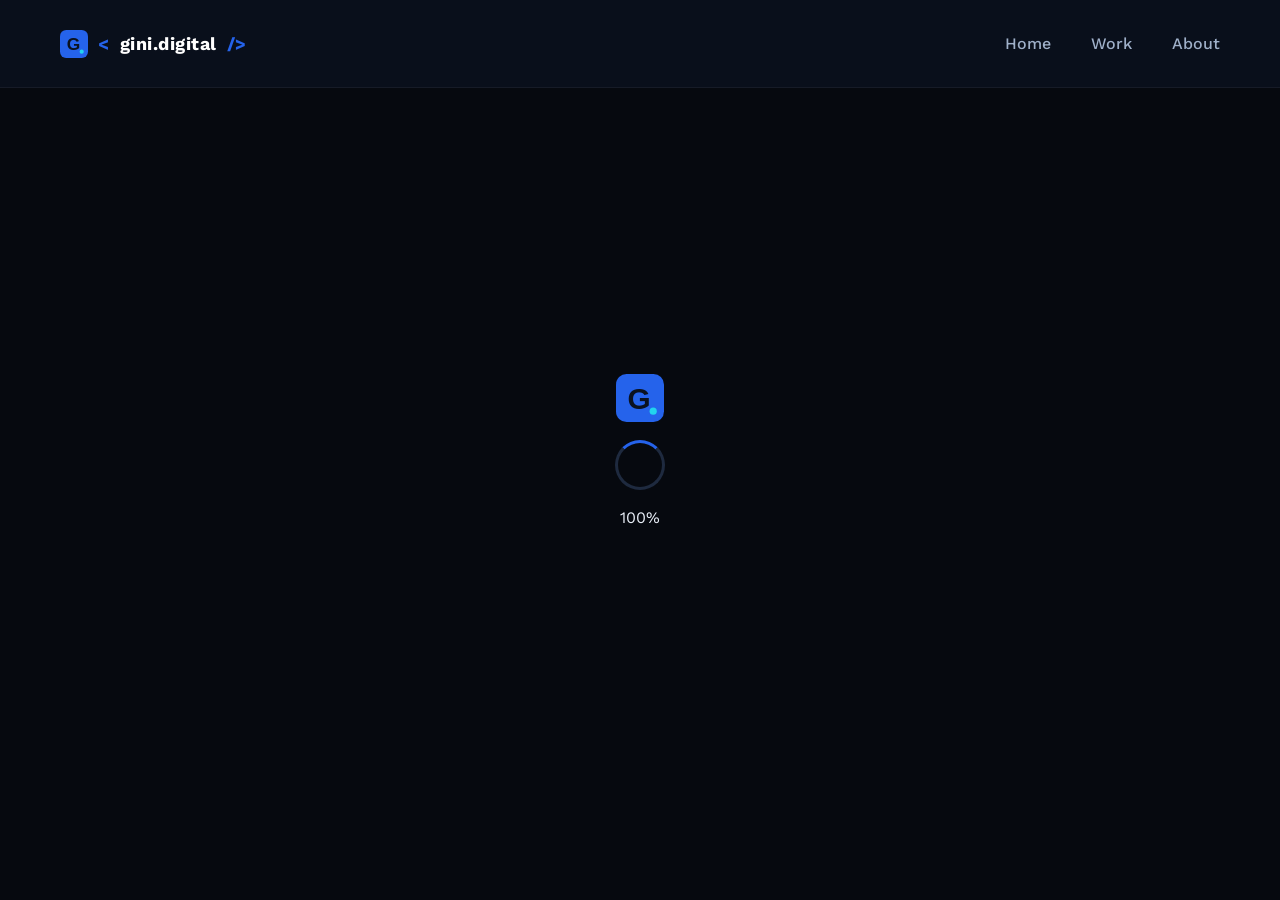
<file: contact/index.html>
<!doctype html>

<html lang="en">
  <head>
    <meta charset="UTF-8" />
    <meta name="viewport" content="width=device-width, initial-scale=1.0" />

    <!-- HIDDEN: original business title — restore later -->
    <!-- <title>Contact Gini Digital | Web Designer in Durban</title> -->
    <title>Gini Digital</title>

    <!-- HIDDEN: original business meta description — restore later -->
    <!-- <meta name="description" content="Contact Gini Digital, a Durban-based web design and automation studio serving South Africa and the UK. Let's talk about your project." /> -->
    <meta name="description" content="This page is temporarily unavailable." />

    <meta name="author" content="Ethan" />

    <!-- HIDDEN: original indexable robots meta — restore later -->
    <!-- <meta name="robots" content="index, follow" /> -->
    <meta name="robots" content="noindex, nofollow" />

    <link rel="canonical" href="https://gini.digital/contact/" />

    <meta name="theme-color" content="#0B1220" />

    <!-- HIDDEN: original business Open Graph / Twitter tags — restore later -->
    <!--
    <meta property="og:title" content="Contact Gini Digital | Web Designer in Durban" />
    <meta property="og:description" content="Contact Gini Digital, a Durban-based web design and automation studio serving South Africa and the UK. Let's talk about your project." />
    <meta property="og:image" content="https://gini.digital/images/logo-lockup-dark-2x.png" />
    <meta property="og:url" content="https://gini.digital/contact/" />
    <meta property="og:type" content="website" />

    <meta name="twitter:card" content="summary_large_image" />
    <meta name="twitter:title" content="Contact Gini Digital | Web Designer in Durban" />
    <meta name="twitter:description" content="Contact Gini Digital, a Durban-based web design and automation studio serving South Africa and the UK. Let's talk about your project." />
    <meta name="twitter:image" content="https://gini.digital/images/logo-lockup-dark-2x.png" />
    -->

    <link rel="icon" type="image/svg+xml" href="/images/icon.svg" />
    <link rel="icon" type="image/png" sizes="32x32" href="/images/favicon-32.png" />
    <link rel="icon" type="image/png" sizes="16x16" href="/images/favicon-16.png" />
    <link rel="apple-touch-icon" href="/images/icon-512.png" />

    <link rel="stylesheet" href="/CSS/style.css" />

    <!-- HIDDEN: preconnect hint solely for the hidden HubSpot lead form — restore later -->
    <!-- <link rel="preconnect" href="https://js-eu1.hsforms.net" /> -->
    <link rel="preconnect" href="https://fonts.googleapis.com" />
    <link
      href="https://fonts.googleapis.com/css2?family=Bricolage+Grotesque:opsz,wght@12..96,400..800&family=Work+Sans:wght@400;500;600;700&family=Geist+Mono:wght@400;500;600;700&display=swap"
      rel="stylesheet"
    />

    <link
      rel="stylesheet"
      href="https://cdnjs.cloudflare.com/ajax/libs/font-awesome/6.4.0/css/all.min.css"
    />
  </head>

  <body>
    <div class="loader-screen" id="loader">
      <div class="loader-content">
        <img src="/images/icon.svg" alt="Gini Digital" class="loader-icon" />
        <div class="loader-spinner"></div>
        <div id="loaderPercent">0%</div>
      </div>
    </div>

    <header class="main-header">
      <nav class="nav-container">
        <a href="/" class="logo">
          <img src="/images/icon.svg" alt="" class="logo-icon" />
          <span class="logo-code">&lt;</span>gini.digital<span class="logo-code"
            >/&gt;</span
          >
        </a>

        <ul class="nav-menu">
          <li><a href="/" class="nav-link">Home</a></li>
          <li><a href="/work/" class="nav-link">Work</a></li>
          <li><a href="/about/" class="nav-link">About</a></li>
          <!-- HIDDEN: nav links to business pages (Services/Free Audit/Contact) — restore later -->
          <!--
          <li><a href="/services/" class="nav-link">Services</a></li>
          <li><a href="/free-audit/" class="nav-link">Free Audit</a></li>
          <li><a href="/contact/" class="nav-link active">Contact</a></li>
          -->
        </ul>

           <div class="menu-toggle" id="menuToggle">
<span></span>
<span></span>
<span></span>
</div>
      </nav>
    </header>

    <!-- HIDDEN: whole page is a lead-capture form (HubSpot embed) and business contact CTA — restore later -->
    <!--
    <section class="page-hero">
      <h1>Contact</h1>
      <p>
        Need a website, landing page, or automation flow for your Durban
        business? Let's talk.
      </p>
    </section>

    <section class="contact-section">
      <div class="contact-container">
        <div class="contact-stack">
          <div class="contact-form-card fade-in">
            <script src="https://js-eu1.hsforms.net/forms/embed/148905939.js" defer></script>
            <div
              class="hs-form-frame"
              data-region="eu1"
              data-form-id="218dbba5-9946-46a2-855c-303c57773f6b"
              data-portal-id="148905939"
            ></div>
          </div>

          <div class="contact-info fade-in">
            <h3>Let's Connect</h3>

            <p>
              If you'd like to discuss a project, request a quote, or just
              connect, feel free to reach out directly.
            </p>

            <div class="contact-item">
              <i class="fas fa-envelope"></i>

              <a href="mailto:ethan@gini.digital"> ethan@gini.digital </a>
            </div>

            <div class="contact-item">
              <i class="fab fa-linkedin"></i>

              <a
                href="https://www.linkedin.com/in/ethan-robinson-934154223/"
                target="_blank"
                rel="noopener"
              >
                LinkedIn
              </a>
            </div>

            <div class="contact-item">
              <i class="fab fa-github"></i>

              <a
                href="https://github.com/Gini-Build"
                target="_blank"
                rel="noopener"
              >
                GitHub
              </a>
            </div>

            <div class="contact-item">
              <i class="fas fa-location-dot"></i>

              <span
                >Based in Durban, South Africa — serving clients in Durban,
                Cape Town, London, St Albans, and Harpenden</span
              >
            </div>
          </div>
        </div>
      </div>
    </section>

    <section class="cta-section">
      <div class="cta-container">
        <h2>Not sure where to start?</h2>
        <p>
          Request a free website and enquiry flow audit and I'll point out
          the areas most likely to be costing you enquiries.
        </p>
        <div class="btn-row">
          <a href="/free-audit/" class="btn-primary">Request a Free Audit</a>
          <a href="/services/" class="btn-secondary">View Services</a>
        </div>
      </div>
    </section>
    -->

    <section class="page-hero">
      <h1>Page unavailable</h1>
      <p>This page isn't available right now. <a href="/">Return home</a>.</p>
    </section>

    <footer class="site-footer">
      <div class="footer-container">
        <div class="footer-brand">
          <div class="logo">
            <img src="/images/icon.svg" alt="" class="logo-icon" />
            <span class="logo-code">&lt;</span>gini.digital<span
              class="logo-code"
              >/&gt;</span
            >
          </div>
          <!-- HIDDEN: original business tagline — restore later -->
          <!--
          <p>
            Websites and automations for small businesses that want more
            enquiries. Built by Ethan.
          </p>
          -->
          <p>Personal portfolio and technical projects. Built by Ethan.</p>
        </div>

        <div class="footer-col">
          <h4>Site</h4>
          <ul>
            <li><a href="/">Home</a></li>
            <li><a href="/work/">Work</a></li>
            <li><a href="/about/">About</a></li>
            <!-- HIDDEN: footer links to business pages — restore later -->
            <!--
            <li><a href="/services/">Services</a></li>
            <li><a href="/free-audit/">Free Audit</a></li>
            <li><a href="/contact/">Contact</a></li>
            -->
          </ul>
        </div>

        <div class="footer-col">
          <h4>Contact</h4>
          <ul>
            <li><a href="mailto:ethan@gini.digital">ethan@gini.digital</a></li>
            <li>
              <a
                href="https://www.linkedin.com/in/ethan-robinson-934154223/"
                target="_blank"
                rel="noopener"
                >LinkedIn</a
              >
            </li>
            <li>
              <a
                href="https://github.com/Gini-Build"
                target="_blank"
                rel="noopener"
                >GitHub</a
              >
            </li>
          </ul>
        </div>
      </div>

      <!-- HIDDEN: original business/service-area footer line — restore later -->
      <!--
      <div class="footer-bottom">
        &copy; 2026 Gini Digital. Serving Durban, Cape Town, London, St Albans
        &amp; Harpenden.
      </div>
      -->
      <div class="footer-bottom">&copy; 2026 Gini Digital.</div>
    </footer>

    <script src="/JS/main.js"></script>
  </body>
</html>
</file>
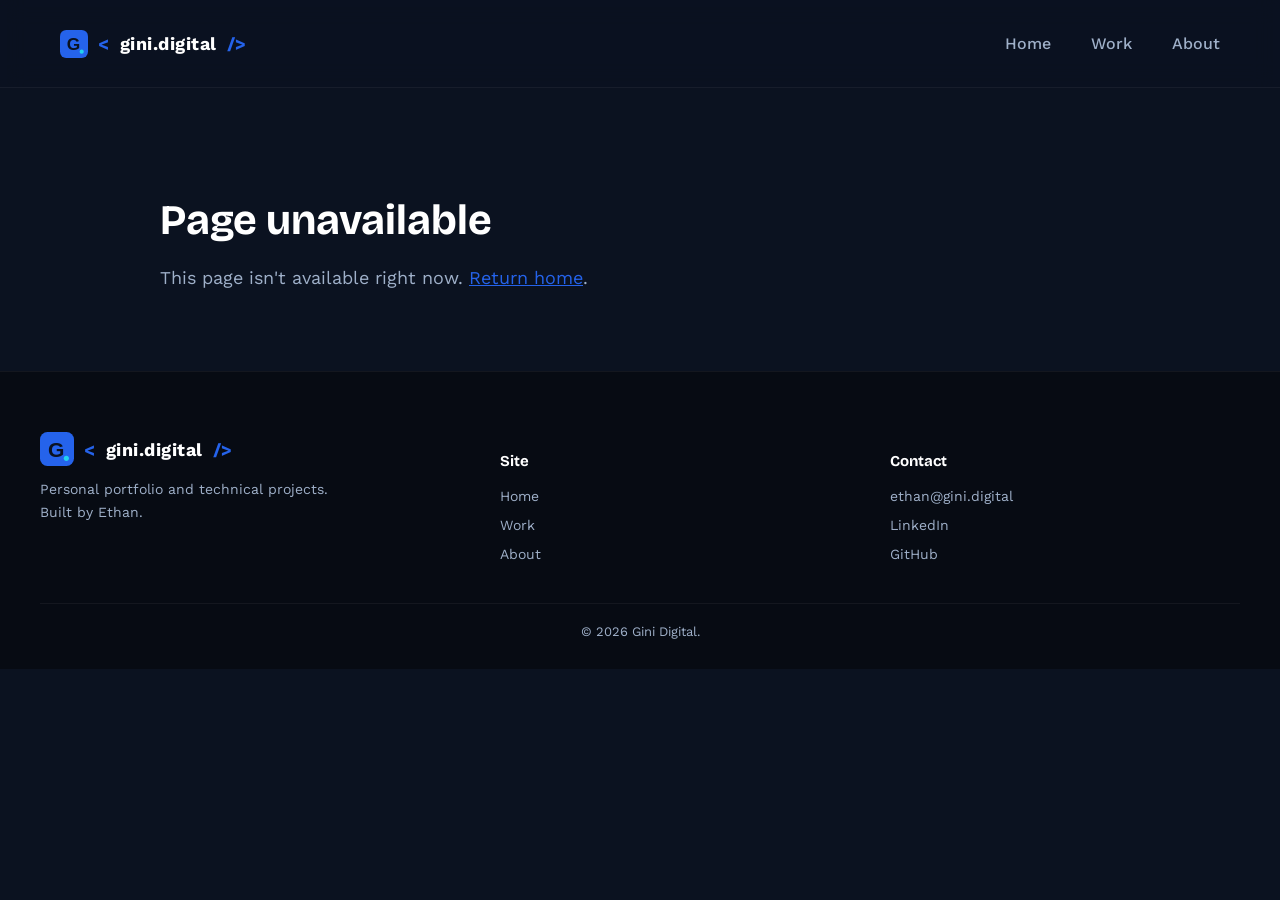
<file: free-audit/index.html>
<!doctype html>

<html lang="en">
  <head>
    <meta charset="UTF-8" />
    <meta name="viewport" content="width=device-width, initial-scale=1.0" />

    <!-- HIDDEN: original business title — restore later -->
    <!-- <title>Free Website Audit for Durban Small Businesses</title> -->
    <title>Gini Digital</title>

    <!-- HIDDEN: original business meta description — restore later -->
    <!--
    <meta
      name="description"
      content="Get a free website and enquiry flow audit for your Durban small business — clarity, mobile experience, and automation opportunities reviewed."
    />
    -->
    <meta name="description" content="This page is temporarily unavailable." />

    <meta name="author" content="Ethan" />

    <!-- HIDDEN: original indexable robots meta — restore later -->
    <!-- <meta name="robots" content="index, follow" /> -->
    <meta name="robots" content="noindex, nofollow" />

    <link rel="canonical" href="https://gini.digital/free-audit/" />

    <meta name="theme-color" content="#0B1220" />

    <!-- HIDDEN: original business Open Graph / Twitter tags — restore later -->
    <!--
    <meta property="og:title" content="Free Website Audit for Durban Small Businesses" />
    <meta
      property="og:description"
      content="Get a free website and enquiry flow audit for your Durban small business — clarity, mobile experience, and automation opportunities reviewed."
    />
    <meta
      property="og:image"
      content="https://gini.digital/images/logo-lockup-dark-2x.png"
    />
    <meta property="og:url" content="https://gini.digital/free-audit/" />
    <meta property="og:type" content="website" />

    <meta name="twitter:card" content="summary_large_image" />
    <meta name="twitter:title" content="Free Website Audit for Durban Small Businesses" />
    <meta
      name="twitter:description"
      content="Get a free website and enquiry flow audit for your Durban small business — clarity, mobile experience, and automation opportunities reviewed."
    />
    <meta
      name="twitter:image"
      content="https://gini.digital/images/logo-lockup-dark-2x.png"
    />
    -->

    <link rel="icon" type="image/svg+xml" href="/images/icon.svg" />
    <link rel="icon" type="image/png" sizes="32x32" href="/images/favicon-32.png" />
    <link rel="icon" type="image/png" sizes="16x16" href="/images/favicon-16.png" />
    <link rel="apple-touch-icon" href="/images/icon-512.png" />

    <link rel="stylesheet" href="/CSS/style.css" />

    <link rel="preconnect" href="https://fonts.googleapis.com" />
    <link
      href="https://fonts.googleapis.com/css2?family=Bricolage+Grotesque:opsz,wght@12..96,400..800&family=Work+Sans:wght@400;500;600;700&family=Geist+Mono:wght@400;500;600;700&display=swap"
      rel="stylesheet"
    />

    <link
      rel="stylesheet"
      href="https://cdnjs.cloudflare.com/ajax/libs/font-awesome/6.4.0/css/all.min.css"
    />
  </head>

  <body>
    <div class="loader-screen" id="loader">
      <div class="loader-content">
        <img src="/images/icon.svg" alt="Gini Digital" class="loader-icon" />
        <div class="loader-spinner"></div>
        <div id="loaderPercent">0%</div>
      </div>
    </div>

    <header class="main-header">
      <nav class="nav-container">
        <a href="/" class="logo">
          <img src="/images/icon.svg" alt="" class="logo-icon" />
          <span class="logo-code">&lt;</span>gini.digital<span class="logo-code"
            >/&gt;</span
          >
        </a>

        <ul class="nav-menu">
          <li><a href="/" class="nav-link">Home</a></li>
          <li><a href="/work/" class="nav-link">Work</a></li>
          <li><a href="/about/" class="nav-link">About</a></li>
          <!-- HIDDEN: nav links to business pages (Services/Free Audit/Contact) — restore later -->
          <!--
          <li><a href="/services/" class="nav-link">Services</a></li>
          <li><a href="/free-audit/" class="nav-link active">Free Audit</a></li>
          <li><a href="/contact/" class="nav-link">Contact</a></li>
          -->
        </ul>

        <div class="menu-toggle" id="menuToggle">
          <span></span>
          <span></span>
          <span></span>
        </div>
      </nav>
    </header>

    <!-- HIDDEN: whole page is a lead-gen CTA (free audit request) — restore later -->
    <!--
    <section class="page-hero">
      <h1>Free Website Audit for Small Businesses in Durban</h1>
      <p>
        Send through your website or business details and I'll review the main
        areas that may be costing you enquiries — for small businesses in
        Durban, Cape Town, and the UK.
      </p>
    </section>

    <section class="who-section">
      <div class="who-container">
        <h2 class="section-title">What the audit checks</h2>

        <ul class="checklist">
          <li class="fade-in"><i class="fas fa-eye"></i> Clarity</li>
          <li class="fade-in">
            <i class="fas fa-mobile-screen"></i> Mobile experience
          </li>
          <li class="fade-in">
            <i class="fas fa-bullhorn"></i> Calls-to-action
          </li>
          <li class="fade-in">
            <i class="fas fa-envelope-open-text"></i> Contact form / enquiry
            flow
          </li>
          <li class="fade-in">
            <i class="fas fa-shield-halved"></i> Trust signals
          </li>
          <li class="fade-in">
            <i class="fas fa-magnifying-glass"></i> Basic SEO
          </li>
          <li class="fade-in">
            <i class="fas fa-arrows-rotate"></i> Automation opportunities
          </li>
        </ul>
      </div>
    </section>

    <section class="cta-section">
      <div class="cta-container">
        <h2>Request my free audit</h2>

        <p>
          There's no online form yet — the fastest way to request an audit is by
          email. Click below to open a pre-filled email with the details I'll
          need: your business name, website URL, what you'd like improved, and
          your preferred contact method.
        </p>

        <div class="btn-row">
          <a
            href="mailto:ethan@gini.digital?subject=Free%20Website%20Audit%20Request&body=Name%3A%0ABusiness%20name%3A%0AWebsite%20URL%3A%0AWhat%20I%20want%20improved%3A%0APreferred%20contact%20method%3A"
            class="btn-primary"
            >Request My Free Audit</a
          >
        </div>

        <div class="section-cta">
          <a
            href="https://www.linkedin.com/in/ethan-robinson-934154223/"
            target="_blank"
            rel="noopener"
            class="btn-secondary"
            >Message on LinkedIn</a
          >
        </div>
      </div>
    </section>
    -->

    <section class="page-hero">
      <h1>Page unavailable</h1>
      <p>This page isn't available right now. <a href="/">Return home</a>.</p>
    </section>

    <footer class="site-footer">
      <div class="footer-container">
        <div class="footer-brand">
          <div class="logo">
            <img src="/images/icon.svg" alt="" class="logo-icon" />
            <span class="logo-code">&lt;</span>gini.digital<span
              class="logo-code"
              >/&gt;</span
            >
          </div>
          <!-- HIDDEN: original business tagline — restore later -->
          <!--
          <p>
            Websites and automations for small businesses that want more
            enquiries. Built by Ethan.
          </p>
          -->
          <p>Personal portfolio and technical projects. Built by Ethan.</p>
        </div>

        <div class="footer-col">
          <h4>Site</h4>
          <ul>
            <li><a href="/">Home</a></li>
            <li><a href="/work/">Work</a></li>
            <li><a href="/about/">About</a></li>
            <!-- HIDDEN: footer links to business pages — restore later -->
            <!--
            <li><a href="/services/">Services</a></li>
            <li><a href="/free-audit/">Free Audit</a></li>
            <li><a href="/contact/">Contact</a></li>
            -->
          </ul>
        </div>

        <div class="footer-col">
          <h4>Contact</h4>
          <ul>
            <li><a href="mailto:ethan@gini.digital">ethan@gini.digital</a></li>
            <li>
              <a
                href="https://www.linkedin.com/in/ethan-robinson-934154223/"
                target="_blank"
                rel="noopener"
                >LinkedIn</a
              >
            </li>
            <li>
              <a
                href="https://github.com/Gini-Build"
                target="_blank"
                rel="noopener"
                >GitHub</a
              >
            </li>
          </ul>
        </div>
      </div>

      <!-- HIDDEN: original business/service-area footer line — restore later -->
      <!--
      <div class="footer-bottom">
        &copy; 2026 Gini Digital. Serving Durban, Cape Town, London, St Albans
        &amp; Harpenden.
      </div>
      -->
      <div class="footer-bottom">&copy; 2026 Gini Digital.</div>
    </footer>

    <script src="/JS/main.js"></script>
  </body>
</html>
</file>
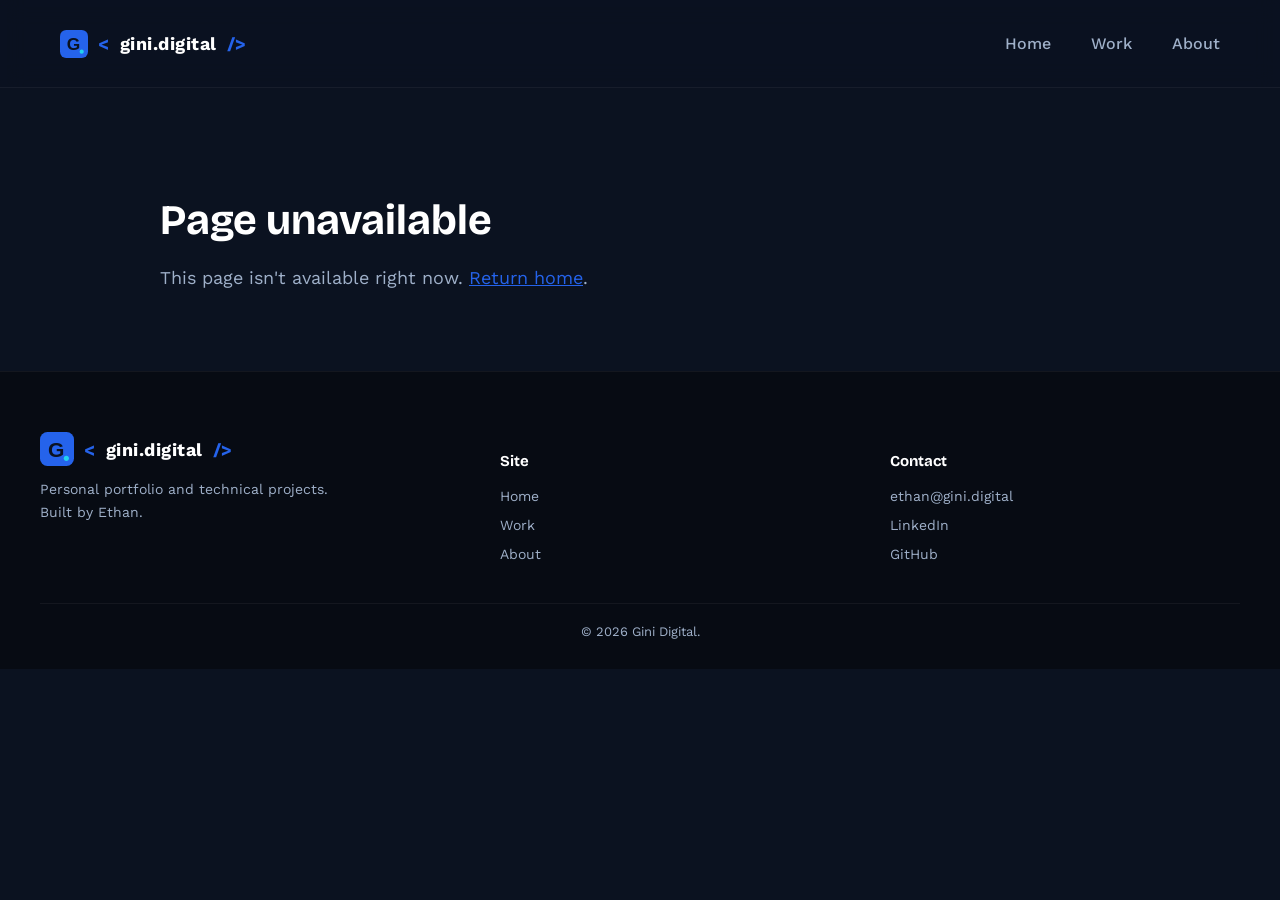
<file: services/index.html>
<!doctype html>

<html lang="en">
  <head>
    <meta charset="UTF-8" />
    <meta name="viewport" content="width=device-width, initial-scale=1.0" />

    <!-- HIDDEN: original business title — restore later -->
    <!-- <title>Website & Automation Services in Durban | Gini Digital</title> -->
    <title>Gini Digital</title>

    <!-- HIDDEN: original business meta description — restore later -->
    <!-- <meta name="description" content="Website design, landing pages, and AI-powered automation services for small businesses in Durban and Cape Town. Get a free quote." /> -->
    <meta name="description" content="This page is temporarily unavailable." />

    <meta name="author" content="Ethan" />

    <!-- HIDDEN: original indexable robots meta — restore later -->
    <!-- <meta name="robots" content="index, follow" /> -->
    <meta name="robots" content="noindex, nofollow" />

    <link rel="canonical" href="https://gini.digital/services/" />

    <meta name="theme-color" content="#0B1220" />

    <!-- HIDDEN: original business Open Graph / Twitter tags — restore later -->
    <!--
    <meta property="og:title" content="Website & Automation Services in Durban | Gini Digital" />
    <meta property="og:description" content="Website design, landing pages, and AI-powered automation services for small businesses in Durban and Cape Town. Get a free quote." />
    <meta property="og:image" content="https://gini.digital/images/logo-lockup-dark-2x.png" />
    <meta property="og:url" content="https://gini.digital/services/" />
    <meta property="og:type" content="website" />

    <meta name="twitter:card" content="summary_large_image" />
    <meta name="twitter:title" content="Website & Automation Services in Durban | Gini Digital" />
    <meta name="twitter:description" content="Website design, landing pages, and AI-powered automation services for small businesses in Durban and Cape Town. Get a free quote." />
    <meta name="twitter:image" content="https://gini.digital/images/logo-lockup-dark-2x.png" />
    -->

    <link rel="icon" type="image/svg+xml" href="/images/icon.svg" />
    <link rel="icon" type="image/png" sizes="32x32" href="/images/favicon-32.png" />
    <link rel="icon" type="image/png" sizes="16x16" href="/images/favicon-16.png" />
    <link rel="apple-touch-icon" href="/images/icon-512.png" />

    <link rel="stylesheet" href="/CSS/style.css" />

    <link rel="preconnect" href="https://fonts.googleapis.com" />
    <link
      href="https://fonts.googleapis.com/css2?family=Bricolage+Grotesque:opsz,wght@12..96,400..800&family=Work+Sans:wght@400;500;600;700&family=Geist+Mono:wght@400;500;600;700&display=swap"
      rel="stylesheet"
    />

    <link
      rel="stylesheet"
      href="https://cdnjs.cloudflare.com/ajax/libs/font-awesome/6.4.0/css/all.min.css"
    />
  </head>

  <body>
    <div class="loader-screen" id="loader">
      <div class="loader-content">
        <img src="/images/icon.svg" alt="Gini Digital" class="loader-icon" />
        <div class="loader-spinner"></div>
        <div id="loaderPercent">0%</div>
      </div>
    </div>

    <header class="main-header">
      <nav class="nav-container">
        <a href="/" class="logo">
          <img src="/images/icon.svg" alt="" class="logo-icon" />
          <span class="logo-code">&lt;</span>gini.digital<span class="logo-code"
            >/&gt;</span
          >
        </a>

        <ul class="nav-menu">
          <li><a href="/" class="nav-link">Home</a></li>
          <li><a href="/work/" class="nav-link">Work</a></li>
          <li><a href="/about/" class="nav-link">About</a></li>
          <!-- HIDDEN: nav links to business pages (Services/Free Audit/Contact) — restore later -->
          <!--
          <li><a href="/services/" class="nav-link active">Services</a></li>
          <li><a href="/free-audit/" class="nav-link">Free Audit</a></li>
          <li><a href="/contact/" class="nav-link">Contact</a></li>
          -->
        </ul>

           <div class="menu-toggle" id="menuToggle">
<span></span>
<span></span>
<span></span>
</div>
      </nav>
    </header>

    <!-- HIDDEN: whole page is business content (services + pricing) — restore later -->
    <!--
    <section class="page-hero">
      <h1>Website & Automation Services for Small Businesses in Durban</h1>
      <p>
        Website design, landing pages, enquiry flows, business email setup,
        CRM integrations, and simple automation workflows — built to help
        small businesses in Durban and Cape Town look credible and generate
        more enquiries.
      </p>
    </section>

    <section class="services-preview-section">
      <div class="services-preview-container">
        <div class="services-grid">
          <div class="service-card fade-in">
            <h3>Website Design &amp; Build</h3>
            <p>
              A clean, mobile-friendly website that makes your business look
              credible from the first click.
            </p>
            <ul>
              <li>Custom page layout matched to your business</li>
              <li>Mobile-responsive build</li>
              <li>Clear calls-to-action</li>
              <li>Basic on-page SEO</li>
            </ul>
          </div>

          <div class="service-card fade-in">
            <h3>Landing Pages</h3>
            <p>
              A focused single-page site built to convert visitors from a
              specific campaign, offer, or ad.
            </p>
            <ul>
              <li>Single clear goal per page</li>
              <li>Fast-loading, mobile-first build</li>
              <li>Conversion-focused layout</li>
              <li>Analytics-ready structure</li>
            </ul>
          </div>

          <div class="service-card fade-in">
            <h3>Contact Forms &amp; Enquiry Flows</h3>
            <p>
              Forms and flows that make it easy for customers to reach you —
              and easy for you to respond fast.
            </p>
            <ul>
              <li>Custom contact/enquiry forms</li>
              <li>Spam protection</li>
              <li>Clear confirmation messaging</li>
              <li>Notification routing to your inbox</li>
            </ul>
          </div>

          <div class="service-card fade-in">
            <h3>Business Email &amp; Domain Setup</h3>
            <p>
              A professional @yourbusiness.com email address, set up
              correctly, first time.
            </p>
            <ul>
              <li>Domain connection</li>
              <li>Business email configuration</li>
              <li>DNS/records setup</li>
              <li>Basic mail deliverability checks</li>
            </ul>
          </div>

          <div class="service-card fade-in">
            <h3>CRM / Google Sheets / Email Automation</h3>
            <p>
              Connect your enquiries to the tools you already use, so nothing
              falls through the cracks.
            </p>
            <ul>
              <li>CRM or Google Sheets integration</li>
              <li>Automated enquiry logging</li>
              <li>Email notification workflows</li>
              <li>Simple, editable automations</li>
            </ul>
          </div>

          <div class="service-card fade-in">
            <h3>AI Workflow Automation</h3>
            <p>
              Practical automation that reduces manual admin — built around
              how your business actually works.
            </p>
            <ul>
              <li>Automated follow-up emails</li>
              <li>Basic chatbot or FAQ assistant</li>
              <li>Zapier/Make workflow setup</li>
              <li>Tested before handover</li>
            </ul>
          </div>

          <div class="service-card fade-in">
            <h3>Website Support &amp; Maintenance</h3>
            <p>
              Ongoing edits, checks, and technical support so your site keeps
              working the way it should.
            </p>
            <ul>
              <li>Small content/edit requests</li>
              <li>Uptime and contact form checks</li>
              <li>Minor SEO/content tweaks</li>
              <li>Direct technical support</li>
            </ul>
          </div>
        </div>
      </div>
    </section>

    <section id="pricing" class="packages-section">
      <div class="packages-container">
        <h2 class="section-title">Packages</h2>

        <p class="about-description">
          Straightforward pricing, so you know what you're getting. Prices
          are a starting point — final quotes depend on scope.
        </p>

        <div class="packages-grid">
          <div class="package-card fade-in">
            <div class="package-name">Starter Website</div>
            <div class="package-price">
              From £350 / R8,000
            </div>
            <ul>
              <li>1–3 pages</li>
              <li>Mobile responsive build</li>
              <li>Contact form</li>
              <li>Basic SEO setup</li>
              <li>Domain connection support</li>
              <li>Launch support</li>
            </ul>
          </div>

          <div class="package-card featured fade-in">
            <div class="package-name">Growth Website</div>
            <div class="package-price">
              From £750 / R17,000
            </div>
            <ul>
              <li>4–6 pages</li>
              <li>Service pages</li>
              <li>Improved enquiry flow</li>
              <li>WhatsApp/call buttons</li>
              <li>Google indexing setup</li>
              <li>Basic analytics</li>
              <li>CRM/email notification setup</li>
            </ul>
          </div>

          <div class="package-card fade-in">
            <div class="package-name">Automation Add-on</div>
            <div class="package-price">
              From £150 / R3,500
            </div>
            <ul>
              <li>Form to email</li>
              <li>Form to Google Sheets</li>
              <li>Form to HubSpot or CRM</li>
              <li>Automated follow-up email</li>
              <li>Basic chatbot or FAQ assistant</li>
              <li>Zapier/Make workflow</li>
            </ul>
          </div>

          <div class="package-card fade-in">
            <div class="package-name">Monthly Care</div>
            <div class="package-price">
              From £50/month
            </div>
            <ul>
              <li>Small website edits</li>
              <li>Uptime/contact form checks</li>
              <li>Minor SEO/content tweaks</li>
              <li>Technical support</li>
            </ul>
          </div>
        </div>
      </div>
    </section>

    <section class="cta-section">
      <div class="cta-container">
        <h2>Not sure what you need?</h2>
        <p>
          Start with a free website and enquiry flow audit, or get in touch to
          talk through your project.
        </p>
        <div class="btn-row">
          <a href="/free-audit/" class="btn-primary">Request a Free Audit</a>
          <a href="/contact/" class="btn-secondary">Contact</a>
        </div>
      </div>
    </section>
    -->

    <section class="page-hero">
      <h1>Page unavailable</h1>
      <p>This page isn't available right now. <a href="/">Return home</a>.</p>
    </section>

    <footer class="site-footer">
      <div class="footer-container">
        <div class="footer-brand">
          <div class="logo">
            <img src="/images/icon.svg" alt="" class="logo-icon" />
            <span class="logo-code">&lt;</span>gini.digital<span
              class="logo-code"
              >/&gt;</span
            >
          </div>
          <!-- HIDDEN: original business tagline — restore later -->
          <!--
          <p>
            Websites and automations for small businesses that want more
            enquiries. Built by Ethan.
          </p>
          -->
          <p>Personal portfolio and technical projects. Built by Ethan.</p>
        </div>

        <div class="footer-col">
          <h4>Site</h4>
          <ul>
            <li><a href="/">Home</a></li>
            <li><a href="/work/">Work</a></li>
            <li><a href="/about/">About</a></li>
            <!-- HIDDEN: footer links to business pages — restore later -->
            <!--
            <li><a href="/services/">Services</a></li>
            <li><a href="/free-audit/">Free Audit</a></li>
            <li><a href="/contact/">Contact</a></li>
            -->
          </ul>
        </div>

        <div class="footer-col">
          <h4>Contact</h4>
          <ul>
            <li><a href="mailto:ethan@gini.digital">ethan@gini.digital</a></li>
            <li>
              <a
                href="https://www.linkedin.com/in/ethan-robinson-934154223/"
                target="_blank"
                rel="noopener"
                >LinkedIn</a
              >
            </li>
            <li>
              <a
                href="https://github.com/Gini-Build"
                target="_blank"
                rel="noopener"
                >GitHub</a
              >
            </li>
          </ul>
        </div>
      </div>

      <!-- HIDDEN: original business/service-area footer line — restore later -->
      <!--
      <div class="footer-bottom">
        &copy; 2026 Gini Digital. Serving Durban, Cape Town, London, St Albans
        &amp; Harpenden.
      </div>
      -->
      <div class="footer-bottom">&copy; 2026 Gini Digital.</div>
    </footer>

    <script src="/JS/main.js"></script>
  </body>
</html>
</file>
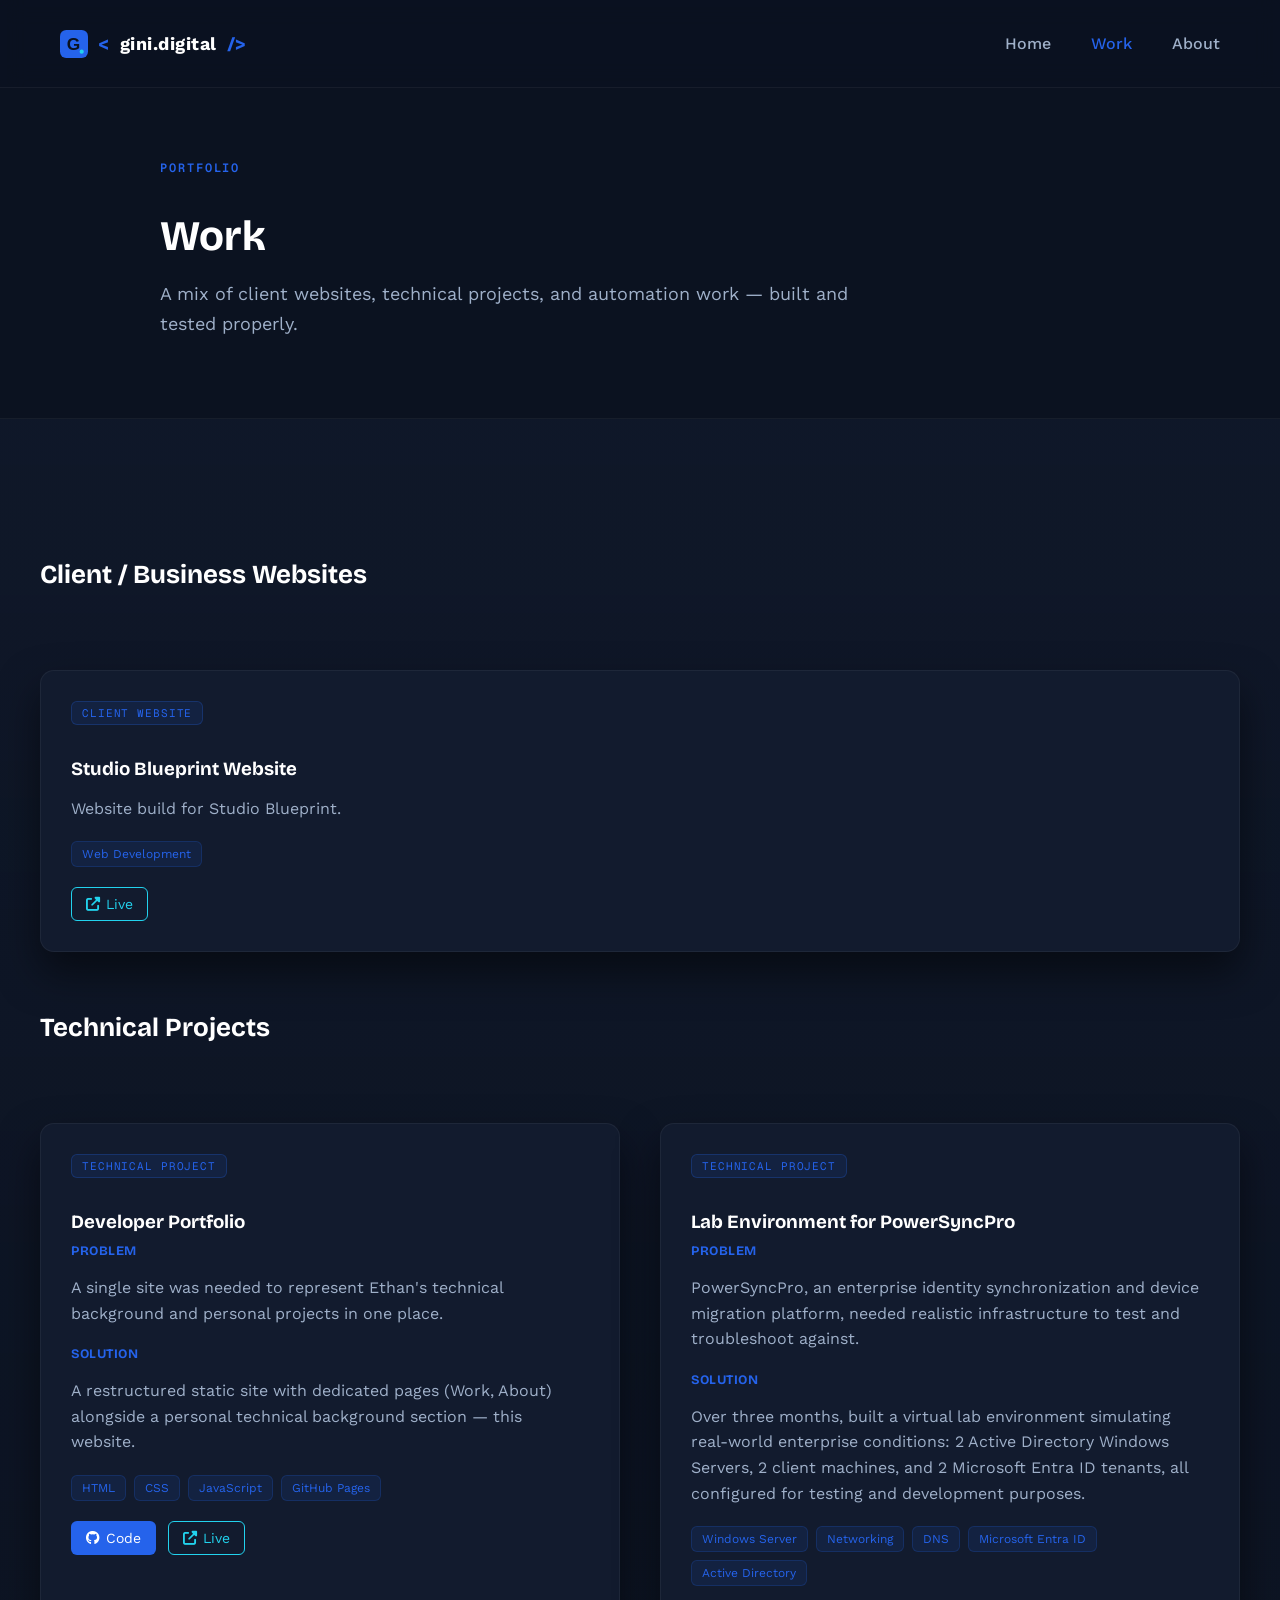
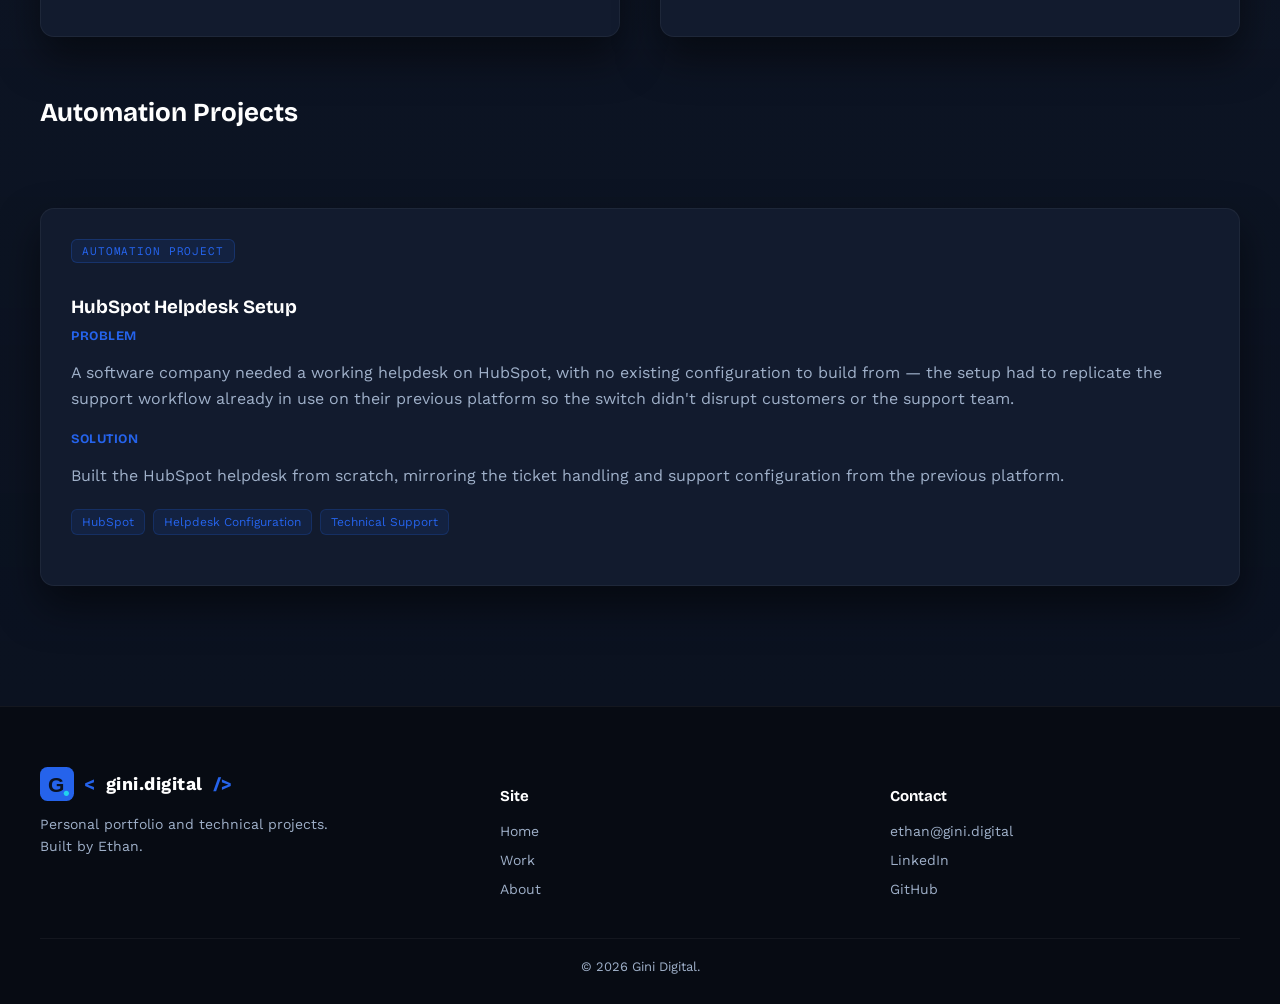
<file: work/index.html>
<!doctype html>

<html lang="en">
  <head>
    <meta charset="UTF-8" />
    <meta name="viewport" content="width=device-width, initial-scale=1.0" />

    <!-- HIDDEN: original business title — restore later -->
    <!-- <title>Website & Automation Projects | Gini Digital Durban</title> -->
    <title>Work | Ethan's Portfolio</title>

    <!-- HIDDEN: original business meta description — restore later -->
    <!-- <meta name="description" content="See website design and automation projects Gini Digital has built for small businesses in Durban, Cape Town, and the UK." /> -->
    <meta name="description" content="A selection of websites, technical projects, and automation work Ethan has built." />

    <meta name="author" content="Ethan" />

    <meta name="robots" content="index, follow" />

    <link rel="canonical" href="https://gini.digital/work/" />

    <meta name="theme-color" content="#0B1220" />

    <!-- HIDDEN: original business Open Graph / Twitter tags — restore later -->
    <!--
    <meta property="og:title" content="Website & Automation Projects | Gini Digital Durban" />
    <meta property="og:description" content="See website design and automation projects Gini Digital has built for small businesses in Durban, Cape Town, and the UK." />
    <meta name="twitter:title" content="Website & Automation Projects | Gini Digital Durban" />
    <meta name="twitter:description" content="See website design and automation projects Gini Digital has built for small businesses in Durban, Cape Town, and the UK." />
    -->
    <meta property="og:title" content="Work | Ethan's Portfolio" />
    <meta property="og:description" content="A selection of websites, technical projects, and automation work Ethan has built." />
    <meta property="og:image" content="https://gini.digital/images/logo-lockup-dark-2x.png" />
    <meta property="og:url" content="https://gini.digital/work/" />
    <meta property="og:type" content="website" />

    <meta name="twitter:card" content="summary_large_image" />
    <meta name="twitter:title" content="Work | Ethan's Portfolio" />
    <meta name="twitter:description" content="A selection of websites, technical projects, and automation work Ethan has built." />
    <meta name="twitter:image" content="https://gini.digital/images/logo-lockup-dark-2x.png" />

    <link rel="icon" type="image/svg+xml" href="/images/icon.svg" />
    <link rel="icon" type="image/png" sizes="32x32" href="/images/favicon-32.png" />
    <link rel="icon" type="image/png" sizes="16x16" href="/images/favicon-16.png" />
    <link rel="apple-touch-icon" href="/images/icon-512.png" />

    <link rel="stylesheet" href="/CSS/style.css" />

    <link rel="preconnect" href="https://fonts.googleapis.com" />
    <link
      href="https://fonts.googleapis.com/css2?family=Bricolage+Grotesque:opsz,wght@12..96,400..800&family=Work+Sans:wght@400;500;600;700&family=Geist+Mono:wght@400;500;600;700&display=swap"
      rel="stylesheet"
    />

    <link
      rel="stylesheet"
      href="https://cdnjs.cloudflare.com/ajax/libs/font-awesome/6.4.0/css/all.min.css"
    />
  </head>

  <body>
    <div class="loader-screen" id="loader">
      <div class="loader-content">
        <img src="/images/icon.svg" alt="Gini Digital" class="loader-icon" />
        <div class="loader-spinner"></div>
        <div id="loaderPercent">0%</div>
      </div>
    </div>

    <header class="main-header">
      <nav class="nav-container">
        <a href="/" class="logo">
          <img src="/images/icon.svg" alt="" class="logo-icon" />
          <span class="logo-code">&lt;</span>gini.digital<span class="logo-code"
            >/&gt;</span
          >
        </a>

        <ul class="nav-menu">
          <li><a href="/" class="nav-link">Home</a></li>
          <li><a href="/work/" class="nav-link active">Work</a></li>
          <li><a href="/about/" class="nav-link">About</a></li>
          <!-- HIDDEN: nav links to business pages (Services/Free Audit/Contact) — restore later -->
          <!--
          <li><a href="/services/" class="nav-link">Services</a></li>
          <li><a href="/free-audit/" class="nav-link">Free Audit</a></li>
          <li><a href="/contact/" class="nav-link">Contact</a></li>
          -->
        </ul>

           <div class="menu-toggle" id="menuToggle">
<span></span>
<span></span>
<span></span>
</div>
      </nav>
    </header>

    <section class="page-hero">
      <span class="eyebrow">Portfolio</span>
      <h1>Work</h1>
      <!-- HIDDEN: original business-framed intro — restore later -->
      <!--
      <p>
        A mix of client websites, technical projects, and automation work for
        small businesses in Durban, Cape Town, and the UK — built and tested
        properly before handover.
      </p>
      -->
      <p>
        A mix of client websites, technical projects, and automation work —
        built and tested properly.
      </p>
    </section>

    <section class="projects-section">
      <div class="projects-container">
        <div class="work-category">
          <h2>Client / Business Websites</h2>

          <div class="projects-grid">
            <div class="project-card fade-in">
              <span class="project-category">Client Website</span>
              <h3>Studio Blueprint Website</h3>
              <p>Website build for Studio Blueprint.</p>
              <div class="project-tech">
                <span>Web Development</span>
              </div>
              <div class="project-links">
                <a
                  href="https://studioblueprint.co.za/"
                  class="project-btn live"
                  target="_blank"
                  rel="noopener"
                  ><i class="fas fa-external-link-alt"></i> Live</a
                >
              </div>
            </div>
          </div>
        </div>

        <div class="work-category">
          <h2>Technical Projects</h2>

          <div class="projects-grid">
            <div class="project-card fade-in">
              <span class="project-category">Technical Project</span>
              <h3>Developer Portfolio</h3>

              <!-- HIDDEN: original business-framed Problem/Solution text — restore later -->
              <!--
              <h4>Problem</h4>
              <p>
                A single site was needed to represent both Ethan's technical
                background and Gini Digital's client-facing services, without
                looking like two disconnected projects.
              </p>

              <h4>Solution</h4>
              <p>
                A restructured static site with dedicated business pages
                (Services, Work, About, Free Audit, Contact) alongside a
                personal technical background section — this website.
              </p>
              -->
              <h4>Problem</h4>
              <p>
                A single site was needed to represent Ethan's technical
                background and personal projects in one place.
              </p>

              <h4>Solution</h4>
              <p>
                A restructured static site with dedicated pages (Work, About)
                alongside a personal technical background section — this
                website.
              </p>

              <div class="project-tech">
                <span>HTML</span> <span>CSS</span> <span>JavaScript</span>
                <span>GitHub Pages</span>
              </div>

              <div class="project-links">
                <a
                  href="https://github.com/Gini-Build/Ethan-portfolio"
                  class="project-btn"
                  target="_blank"
                  rel="noopener"
                  ><i class="fab fa-github"></i> Code</a
                >
                <a
                  href="https://gini.digital/"
                  class="project-btn live"
                  target="_blank"
                  rel="noopener"
                  ><i class="fas fa-external-link-alt"></i> Live</a
                >
              </div>
            </div>

            <div class="project-card fade-in">
              <span class="project-category">Technical Project</span>
              <h3>Lab Environment for PowerSyncPro</h3>

              <h4>Problem</h4>
              <p>
                PowerSyncPro, an enterprise identity synchronization and
                device migration platform, needed realistic infrastructure to
                test and troubleshoot against.
              </p>

              <h4>Solution</h4>
              <p>
                Over three months, built a virtual lab environment simulating
                real-world enterprise conditions: 2 Active Directory Windows
                Servers, 2 client machines, and 2 Microsoft Entra ID tenants,
                all configured for testing and development purposes.
              </p>

              <div class="project-tech">
                <span>Windows Server</span> <span>Networking</span>
                <span>DNS</span> <span>Microsoft Entra ID</span>
                <span>Active Directory</span>
              </div>
            </div>
          </div>
        </div>

        <div class="work-category">
          <h2>Automation Projects</h2>

          <div class="projects-grid">
            <div class="project-card fade-in">
              <span class="project-category">Automation Project</span>
              <h3>HubSpot Helpdesk Setup</h3>

              <h4>Problem</h4>
              <p>
                A software company needed a working helpdesk on HubSpot, with
                no existing configuration to build from — the setup had to
                replicate the support workflow already in use on their
                previous platform so the switch didn't disrupt customers or
                the support team.
              </p>

              <h4>Solution</h4>
              <p>
                Built the HubSpot helpdesk from scratch, mirroring the ticket
                handling and support configuration from the previous
                platform.
              </p>

              <div class="project-tech">
                <span>HubSpot</span> <span>Helpdesk Configuration</span>
                <span>Technical Support</span>
              </div>
            </div>
          </div>
        </div>
      </div>
    </section>

    <!-- HIDDEN: bottom business CTA section (links to hidden pages) — restore later -->
    <!--
    <section class="cta-section">
      <div class="cta-container">
        <h2>Want something built like this?</h2>
        <p>
          Whether it's a client website or an internal automation, start with
          a free audit or get in touch to discuss your project.
        </p>
        <div class="btn-row">
          <a href="/free-audit/" class="btn-primary">Request a Free Audit</a>
          <a href="/contact/" class="btn-secondary">Contact</a>
        </div>
      </div>
    </section>
    -->

    <footer class="site-footer">
      <div class="footer-container">
        <div class="footer-brand">
          <div class="logo">
            <img src="/images/icon.svg" alt="" class="logo-icon" />
            <span class="logo-code">&lt;</span>gini.digital<span
              class="logo-code"
              >/&gt;</span
            >
          </div>
          <!-- HIDDEN: original business tagline — restore later -->
          <!--
          <p>
            Websites and automations for small businesses that want more
            enquiries. Built by Ethan.
          </p>
          -->
          <p>Personal portfolio and technical projects. Built by Ethan.</p>
        </div>

        <div class="footer-col">
          <h4>Site</h4>
          <ul>
            <li><a href="/">Home</a></li>
            <li><a href="/work/">Work</a></li>
            <li><a href="/about/">About</a></li>
            <!-- HIDDEN: footer links to business pages — restore later -->
            <!--
            <li><a href="/services/">Services</a></li>
            <li><a href="/free-audit/">Free Audit</a></li>
            <li><a href="/contact/">Contact</a></li>
            -->
          </ul>
        </div>

        <div class="footer-col">
          <h4>Contact</h4>
          <ul>
            <li><a href="mailto:ethan@gini.digital">ethan@gini.digital</a></li>
            <li>
              <a
                href="https://www.linkedin.com/in/ethan-robinson-934154223/"
                target="_blank"
                rel="noopener"
                >LinkedIn</a
              >
            </li>
            <li>
              <a
                href="https://github.com/Gini-Build"
                target="_blank"
                rel="noopener"
                >GitHub</a
              >
            </li>
          </ul>
        </div>
      </div>

      <!-- HIDDEN: original business/service-area footer line — restore later -->
      <!--
      <div class="footer-bottom">
        &copy; 2026 Gini Digital. Serving Durban, Cape Town, London, St Albans
        &amp; Harpenden.
      </div>
      -->
      <div class="footer-bottom">&copy; 2026 Gini Digital.</div>
    </footer>

    <script src="/JS/main.js"></script>
  </body>
</html>
</file>
<file: CSS/style.css>
:root {
  --primary: #2563eb; /* Signal Blue — buttons, links, active states, primary brand color */
  --blue-deep: #1e40af; /* hover/pressed states, small link text needing more contrast */
  --secondary: #22d3ee; /* Cyan — sparing accent only: one-off highlights, never large fills */

  --bg: #0b1220; /* page background (ink base) */
  --card: #121b2e; /* card / surface, a step lighter than bg */
  --border-dark: #1e2a3f; /* card border where more definition is wanted */

  --text: #e8eef7; /* body text on dark */
  --text-strong: #ffffff; /* headings / emphasis */
  --muted: #9fb0c9; /* secondary text, captions */

  --success: #16a34a;
  --warning: #f59e0b;
  --error: #dc2626;

  font-family: "Work Sans", sans-serif;
}

* {
  box-sizing: border-box;
}

body {
  background: var(--bg);
  color: var(--text);
  margin: 0;
}

h1,
h2,
h3,
h4,
.hero-headline,
.section-title,
.package-name {
  font-family: "Bricolage Grotesque", sans-serif;
  font-weight: 700;
  color: var(--text-strong);
}

.eyebrow {
  display: block;
  font-family: "Geist Mono", monospace;
  font-size: 12px;
  font-weight: 600;
  letter-spacing: 0.16em;
  text-transform: uppercase;
  color: var(--primary);
  margin-bottom: 10px;
}

.main-header {
  position: fixed;
  top: 0;
  width: 100%;
  z-index: 1000;

  background: rgba(11, 18, 32, 0.75);

  backdrop-filter: blur(12px);

  border-bottom: 1px solid rgba(255, 255, 255, 0.05);

  transition: all 0.3s ease;
}

.main-header.scrolled {
  background: rgba(11, 18, 32, 0.95);

  box-shadow: 0 5px 30px rgba(0, 0, 0, 0.3);
}

.nav-container {
  max-width: 1200px;
  margin: auto;

  display: flex;
  align-items: center;
  justify-content: space-between;

  padding: 18px 20px;
}

.logo {
  display: flex;
  align-items: center;
  gap: 10px;

  font-weight: 700;
  font-size: 18px;

  letter-spacing: 0.5px;

  color: var(--text-strong);
  text-decoration: none;
}

.logo-icon {
  width: 28px;
  height: 28px;
  flex-shrink: 0;
}

.footer-brand .logo-icon {
  width: 34px;
  height: 34px;
}

.logo-code {
  color: var(--primary);
}

.nav-menu {
  display: flex;
  gap: 40px;

  list-style: none;
}

.nav-link {
  position: relative;

  text-decoration: none;

  color: var(--muted);

  font-weight: 500;

  transition: all 0.25s ease;
}

.nav-link:hover {
  color: var(--text-strong);
}

.nav-link::after {
  content: "";

  position: absolute;

  left: 0;
  bottom: -6px;

  width: 0%;
  height: 2px;

  background: linear-gradient(90deg, var(--primary), var(--secondary));

  transition: width 0.3s ease;
}

.nav-link:hover::after {
  width: 100%;
}

.nav-link.active {
  color: var(--primary);
}

.nav-button {
  padding: 10px 20px;

  border-radius: 8px;

  background: var(--primary);

  color: white;

  text-decoration: none;

  font-weight: 600;

  transition: all 0.3s ease;
}

.nav-button:hover {
  transform: translateY(-2px);

  box-shadow: 0 10px 20px rgba(37, 99, 235, 0.35);
}

.hero-section {
  min-height: 100vh;

  display: flex;
  align-items: center;

  position: relative;

  overflow: hidden;
}

.hero-video {
  position: absolute;
  top: 0;
  left: 0;
  width: 100%;
  height: 100%;
  object-fit: cover;
  z-index: 0;
}

.hero-overlay {
  position: absolute;
  top: 0;
  left: 0;
  width: 100%;
  height: 100%;
  background: linear-gradient(
    to right,
    rgba(11, 18, 32, 0.92) 0%,
    rgba(11, 18, 32, 0.75) 45%,
    rgba(11, 18, 32, 0.2) 100%
  );
  z-index: 1;
}

.hero-container {
  position: relative;
  z-index: 2;

  max-width: 1200px;
  width: 100%;
  margin: auto;
  padding: 140px 40px 100px;

  display: flex;
  justify-content: flex-start;
}

.hero-text-col {
  max-width: 520px;
  display: flex;
  flex-direction: column;
  gap: 24px;
}

.hero-text-col::before {
  content: "";
  display: block;
  width: 56px;
  height: 3px;
  border-radius: 2px;
  background: linear-gradient(90deg, var(--primary), var(--secondary));
}

.hero-name {
  display: flex;
  flex-wrap: wrap;
  align-items: center;
  gap: 8px;
  font-family: "Geist Mono", monospace;
  font-size: 42px;
  margin: 0;
}

.name-value {
  color: var(--secondary);
  font-weight: 600;
}

.hero-title {
  color: var(--primary);
}

.hero-headline {
  font-size: 42px;
  font-weight: 700;
  line-height: 1.25;
  margin: 0;
}

.hero-credibility {
  font-family: "Geist Mono", monospace;
  font-size: 15px;
  color: var(--muted);
  margin: 0;
}

.hero-credibility .name-value {
  color: var(--secondary);
  font-weight: 600;
}

@media (max-width: 768px) {
  .hero-headline {
    font-size: 28px;
  }
}

.hero-description {
  max-width: 650px;

  color: var(--muted);

  font-size: 18px;

  line-height: 1.7;
}

.hero-buttons {
  display: flex;

  gap: 20px;

  margin-top: 20px;

  flex-wrap: wrap;

  justify-content: center;
}

.btn-primary,
.btn-secondary {
  display: inline-block;
  transition: all 0.22s ease;
}

.btn-primary {
  background: var(--primary);
  padding: 12px 24px;
  color: white;
  text-decoration: none;
  margin: 10px;
  border-radius: 8px;
}

.btn-primary:hover {
  transform: translateY(-2px);
  background: var(--blue-deep);
  box-shadow: 0 10px 24px rgba(37, 99, 235, 0.35);
}

.btn-secondary {
  border: 1px solid var(--primary);
  padding: 12px 24px;
  color: var(--primary);
  text-decoration: none;
  margin: 10px;
  border-radius: 8px;
}

.btn-secondary:hover {
  transform: translateY(-2px);
  background: rgba(37, 99, 235, 0.08);
}

.section {
  padding: 100px 20px;
  max-width: 1000px;
  margin: auto;
}

.project-card {
  background: var(--card);
  padding: 20px;
  border-radius: 10px;
  margin-top: 20px;
}

.loader-screen {
  position: fixed;
  width: 100%;
  height: 100%;
  background: #06090f;
  display: flex;
  align-items: center;
  justify-content: center;
}

.loader-content {
  display: flex;
  flex-direction: column;
  align-items: center;
  gap: 18px;
}

.loader-icon {
  width: 48px;
  height: 48px;
}

.loader-spinner {
  width: 50px;
  height: 50px;
  border: 3px solid #1e2a3f;
  border-top: 3px solid var(--primary);
  border-radius: 50%;
  animation: spin 1s linear infinite;
}

@keyframes spin {
  to {
    transform: rotate(360deg);
  }
}
.about-section {
  padding: 120px 20px;

  background: linear-gradient(
    180deg,
    rgba(11, 18, 32, 0) 0%,
    rgba(18, 27, 46, 0.6) 100%
  );

  border-top: 1px solid rgba(255, 255, 255, 0.05);
}

.about-container {
  max-width: 1200px;

  margin: auto;

  display: grid;

  grid-template-columns: 1.4fr 1fr;

  gap: 60px;

  align-items: center;
}

.section-title {
  font-size: 40px;

  margin-bottom: 30px;
}

.about-description {
  color: var(--muted);

  line-height: 1.8;

  font-size: 17px;
}

.about-stats {
  display: flex;

  gap: 40px;

  margin-top: 40px;
}

.stat h3 {
  font-size: 28px;

  color: var(--primary);

  margin-bottom: 5px;
}

.stat p {
  font-size: 14px;

  color: var(--muted);
}

.about-card {
  background: var(--card);

  padding: 40px;

  border-radius: 14px;

  border: 1px solid rgba(255, 255, 255, 0.05);

  box-shadow: 0 20px 40px rgba(0, 0, 0, 0.4);
}

.about-card h3 {
  margin-bottom: 20px;
}

.about-card ul {
  list-style: none;

  padding: 0;
}

.about-card li {
  padding: 10px 0;

  border-bottom: 1px solid rgba(255, 255, 255, 0.05);

  color: var(--muted);
}

.about-card li:last-child {
  border-bottom: none;
}

@media (max-width: 900px) {
  .about-container {
    grid-template-columns: 1fr;
  }

  .about-stats {
    justify-content: space-between;
  }
}

.skills-section {
  padding: 120px 20px;

  border-top: 1px solid rgba(255, 255, 255, 0.05);

  background: linear-gradient(
    180deg,
    rgba(18, 27, 46, 0.6) 0%,
    rgba(11, 18, 32, 1) 100%
  );
}

.skills-container {
  max-width: 1100px;

  margin: auto;
}

.experience-section {
  padding: 120px 20px;

  background: linear-gradient(
    180deg,
    rgba(11, 18, 32, 1) 0%,
    rgba(18, 27, 46, 0.6) 100%
  );

  border-top: 1px solid rgba(255, 255, 255, 0.05);
}

.experience-container {
  max-width: 1100px;

  margin: auto;
}

.timeline {
  position: relative;

  margin-top: 60px;

  padding-left: 40px;

  border-left: 2px solid rgba(37, 99, 235, 0.3);
}

.timeline-item {
  position: relative;

  margin-bottom: 60px;

  opacity: 0;

  transform: translateY(40px);

  transition: all 0.6s ease;
}

.timeline-item.visible {
  opacity: 1;

  transform: translateY(0);
}

.timeline-dot {
  position: absolute;

  left: -10px;

  top: 10px;

  width: 18px;

  height: 18px;

  background: var(--primary);

  border-radius: 50%;

  box-shadow: 0 0 10px rgba(37, 99, 235, 0.6);
}

.timeline-card {
  background: var(--card);

  padding: 30px;

  border-radius: 12px;

  border: 1px solid rgba(255, 255, 255, 0.05);

  box-shadow: 0 20px 40px rgba(0, 0, 0, 0.5);
}

.timeline-card h3 {
  margin-bottom: 8px;
}

.timeline-company {
  display: block;

  color: var(--primary);

  font-weight: 600;

  margin-bottom: 4px;
}

.timeline-date {
  font-size: 14px;

  color: var(--muted);

  margin-bottom: 12px;

  display: block;
}

.timeline-card p {
  color: var(--muted);

  line-height: 1.6;
}

.projects-section {
  padding: 120px 20px;

  border-top: 1px solid rgba(255, 255, 255, 0.05);

  background: linear-gradient(
    180deg,
    rgba(18, 27, 46, 0.6) 0%,
    rgba(11, 18, 32, 1) 100%
  );
}

.projects-container {
  max-width: 1200px;

  margin: auto;
}

.projects-grid {
  display: grid;

  grid-template-columns: repeat(auto-fit, minmax(280px, 1fr));

  gap: 40px;

  margin-top: 60px;
}

.project-card {
  background: var(--card);

  padding: 30px;

  border-radius: 14px;

  border: 1px solid rgba(255, 255, 255, 0.05);

  box-shadow: 0 20px 40px rgba(0, 0, 0, 0.5);

  transition: all 0.35s ease;

  position: relative;

  overflow: hidden;
}

.project-card:hover {
  transform: translateY(-6px);

  box-shadow: 0 30px 60px rgba(0, 0, 0, 0.7);

  border-color: rgba(37, 99, 235, 0.4);
}

.project-card::before {
  content: "";

  position: absolute;

  top: 0;
  left: 0;

  width: 100%;
  height: 3px;

  background: linear-gradient(90deg, var(--primary), var(--secondary));

  opacity: 0;

  transition: opacity 0.3s ease;
}

.project-card:hover::before {
  opacity: 1;
}

.project-card h3 {
  margin-bottom: 10px;
}

.project-card p {
  color: var(--muted);

  line-height: 1.6;

  margin-bottom: 20px;
}

.project-tech {
  display: flex;

  flex-wrap: wrap;

  gap: 8px;

  margin-bottom: 20px;
}

.project-tech span {
  font-size: 12px;

  padding: 5px 10px;

  background: rgba(37, 99, 235, 0.1);

  border: 1px solid rgba(37, 99, 235, 0.2);

  border-radius: 6px;

  color: var(--primary);
}

.project-links {
  display: flex;

  gap: 12px;
}

.project-btn {
  padding: 8px 14px;

  font-size: 14px;

  border-radius: 6px;

  text-decoration: none;

  color: white;

  background: var(--primary);
  border: 1px solid transparent;

  display: flex;

  align-items: center;

  gap: 6px;

  transition: all 0.25s ease;
}

.project-btn:hover {
  transform: translateY(-2px);

  box-shadow: 0 8px 20px rgba(37, 99, 235, 0.4);
}

.project-btn.live {
  background: transparent;
  border: 1px solid var(--secondary);
  color: var(--secondary);
}

.project-btn.live:hover {
  background: rgba(34, 211, 238, 0.1);
  box-shadow: 0 8px 20px rgba(34, 211, 238, 0.25);
}

.fade-in {
  opacity: 0;

  transform: translateY(40px);

  transition: all 0.7s ease;
}

.fade-in.visible {
  opacity: 1;

  transform: translateY(0);
}

.contact-section {
  padding: 120px 20px;

  border-top: 1px solid rgba(255, 255, 255, 0.05);

  background: linear-gradient(
    180deg,
    rgba(11, 18, 32, 1) 0%,
    rgba(18, 27, 46, 0.6) 100%
  );
}

.contact-container {
  max-width: 1100px;

  margin: auto;
}

.contact-stack {
  display: flex;
  flex-direction: column;
  align-items: center;

  gap: 50px;

  margin-top: 60px;
}

.contact-stack .contact-form-card,
.contact-stack .contact-info {
  width: 100%;
  max-width: 700px;
}

.contact-info h3 {
  margin-bottom: 20px;
}

.contact-info p {
  color: var(--muted);

  margin-bottom: 30px;

  line-height: 1.6;
}

.contact-item {
  display: flex;

  align-items: center;

  gap: 12px;

  margin-bottom: 16px;
}

.contact-item i {
  color: var(--primary);

  font-size: 18px;
}

.contact-item a {
  color: var(--text);

  text-decoration: none;

  transition: color 0.2s ease;
}

.contact-item a:hover {
  color: var(--primary);
}

.contact-form-card {
  background: var(--card);

  padding: 40px;

  border-radius: 14px;

  border: 1px solid rgba(255, 255, 255, 0.05);

  box-shadow: 0 20px 40px rgba(0, 0, 0, 0.5);
}

.contact-form-card .hs-form-frame {
  background: #ffffff;
  padding: 24px;
  border-radius: 8px;
  overflow: hidden;
}

.form-group {
  margin-bottom: 20px;
}

.form-group input,
.form-group textarea {
  width: 100%;

  padding: 12px 14px;

  border-radius: 8px;

  border: 1px solid rgba(255, 255, 255, 0.1);

  background: var(--bg);

  color: white;

  font-family: inherit;
}

.form-group input:focus,
.form-group textarea:focus {
  outline: none;

  border-color: var(--primary);
}

.contact-button {
  background: var(--primary);

  color: white;

  padding: 12px 20px;

  border: none;

  border-radius: 8px;

  font-weight: 600;

  cursor: pointer;

  transition: all 0.25s ease;
}

.contact-button:hover {
  transform: translateY(-2px);

  box-shadow: 0 10px 20px rgba(37, 99, 235, 0.35);
}

@media (max-width: 900px) {
  .contact-stack .contact-form-card,
  .contact-stack .contact-info {
    max-width: 100%;
  }
}

/* ============================= */
/* MOBILE RESPONSIVE STYLES */
/* ============================= */

/* Tablets */
@media (max-width: 1024px) {
  .section-container,
  .skills-container,
  .projects-container,
  .about-container,
  .contact-container {
    padding: 0 30px;
  }

  .hero-name {
    font-size: 40px;
  }
}

/* Mobile */
@media (max-width: 768px) {
  /* Hero section */

  .hero-overlay {
    background: rgba(11, 18, 32, 0.48);
  }

  .hero-container {
    justify-content: center;
    padding: 120px 20px 80px;
  }

  .hero-text-col {
    max-width: 100%;
    text-align: center;
    align-items: center;
  }

  .hero-name {
    font-size: 28px;

    justify-content: center;

    flex-wrap: wrap;

    text-shadow: 0 2px 12px rgba(0, 0, 0, 0.8);
  }

  .hero-headline {
    font-size: 28px;

    text-shadow: 0 2px 12px rgba(0, 0, 0, 0.8);
  }

  .hero-credibility {
    text-shadow: 0 1px 8px rgba(0, 0, 0, 0.7);
  }

  .hero-description {
    font-size: 16px;

    padding: 0 10px;

    text-shadow: 0 1px 8px rgba(0, 0, 0, 0.7);
  }

  .hero-buttons {
    flex-direction: column;

    align-items: center;

    gap: 12px;
  }

  /* Projects */

  .projects-grid {
    grid-template-columns: 1fr;

    gap: 30px;
  }

  /* Buttons */

  .btn-primary,
  .btn-secondary {
    width: 100%;

    text-align: center;
  }

  /* Images */

  img {
    max-width: 100%;

    height: auto;
  }

  /* General section spacing */

  .section {
    padding: 80px 20px;
  }
}

/* Small phones */

@media (max-width: 480px) {
  .hero-name {
    font-size: 24px;
  }

  .hero-headline {
    font-size: 24px;
  }

  .hero-description {
    font-size: 15px;
  }

  .section-title {
    font-size: 26px;
  }
}

/* Mobile Navbar */

.menu-toggle {
  display: none;
  flex-direction: column;
  cursor: pointer;
  gap: 5px;
}

.menu-toggle span {
  width: 25px;
  height: 3px;
  background: white;
  display: block;
  transition: 0.3s;
}

@media (max-width: 768px) {
  .menu-toggle {
    display: flex;
  }

  .nav-menu {
    position: absolute;
    top: 70px;
    left: 0;

    width: 100%;

    background: rgba(11, 18, 32, 0.95);

    backdrop-filter: blur(10px);

    flex-direction: column;
    align-items: center;

    gap: 25px;

    padding: 30px 0;

    display: none;
  }

  .nav-menu.active {
    display: flex;
  }
}

/* ============================= */
/* SUBPAGE HERO (Services / Work / About / Free Audit / Contact) */
/* ============================= */

.page-hero {
  max-width: 1000px;
  margin: auto;
  padding: 160px 20px 60px;
}

.page-hero h1 {
  font-size: 42px;
  margin-bottom: 18px;
}

.page-hero p {
  color: var(--muted);
  font-size: 18px;
  line-height: 1.7;
  max-width: 700px;
}

.page-hero p a {
  color: var(--primary);
}

@media (max-width: 768px) {
  .page-hero {
    padding: 140px 20px 40px;
  }

  .page-hero h1 {
    font-size: 30px;
  }
}

/* ============================= */
/* WHO WE HELP */
/* ============================= */

.who-section {
  padding: 100px 20px;
  border-top: 1px solid rgba(255, 255, 255, 0.05);
  background: linear-gradient(
    180deg,
    rgba(11, 18, 32, 1) 0%,
    rgba(18, 27, 46, 0.6) 100%
  );
}

.who-container {
  max-width: 1100px;
  margin: auto;
}

.who-grid {
  display: grid;
  grid-template-columns: repeat(auto-fit, minmax(240px, 1fr));
  gap: 20px;
  margin-top: 40px;
}

.who-item {
  background: var(--card);
  border: 1px solid rgba(255, 255, 255, 0.05);
  border-radius: 10px;
  padding: 18px 22px;
  color: var(--muted);
  font-size: 15px;
  display: flex;
  align-items: center;
  gap: 12px;
  transition: border-color 0.25s ease, transform 0.25s ease;
}

.who-item:hover {
  border-color: rgba(37, 99, 235, 0.3);
  transform: translateY(-2px);
}

.who-item i {
  color: var(--primary);
}

/* ============================= */
/* SERVICE CARDS */
/* ============================= */

.services-preview-section {
  padding: 120px 20px;
  border-top: 1px solid rgba(255, 255, 255, 0.05);
  background: linear-gradient(
    180deg,
    rgba(18, 27, 46, 0.6) 0%,
    rgba(11, 18, 32, 1) 100%
  );
}

.services-preview-container {
  max-width: 1200px;
  margin: auto;
}

.packages-section {
  padding: 120px 20px;
  border-top: 1px solid rgba(255, 255, 255, 0.05);
  background: linear-gradient(
    180deg,
    rgba(11, 18, 32, 1) 0%,
    rgba(18, 27, 46, 0.6) 100%
  );
}

.packages-container {
  max-width: 1200px;
  margin: auto;
}

.section-cta {
  margin-top: 50px;
  text-align: center;
}

.section-cta.left {
  text-align: left;
  margin-top: 30px;
}

.services-grid {
  display: grid;
  grid-template-columns: repeat(auto-fit, minmax(280px, 1fr));
  gap: 30px;
  margin-top: 50px;
}

.service-card {
  background: var(--card);
  border: 1px solid rgba(255, 255, 255, 0.05);
  border-radius: 14px;
  padding: 30px;
  box-shadow: 0 20px 40px rgba(0, 0, 0, 0.4);
  transition: transform 0.25s ease, box-shadow 0.25s ease,
    border-color 0.25s ease;
}

.service-card:hover {
  transform: translateY(-4px);
  border-color: rgba(37, 99, 235, 0.35);
  box-shadow: 0 20px 40px rgba(37, 99, 235, 0.12);
}

.service-card h3 {
  margin-bottom: 10px;
}

.service-card > p {
  color: var(--muted);
  line-height: 1.6;
  margin-bottom: 16px;
}

.service-card ul {
  list-style: none;
  padding: 0;
  margin: 0;
  display: flex;
  flex-direction: column;
  gap: 8px;
}

.service-card li {
  color: var(--muted);
  font-size: 14px;
  padding-left: 20px;
  position: relative;
}

.service-card li::before {
  content: "✓";
  position: absolute;
  left: 0;
  color: var(--secondary);
  font-weight: 600;
}

/* ============================= */
/* PACKAGE / PRICING CARDS */
/* ============================= */

.packages-grid {
  display: grid;
  grid-template-columns: repeat(auto-fit, minmax(260px, 1fr));
  gap: 30px;
  margin-top: 50px;
}

.package-card {
  background: var(--card);
  border: 1px solid rgba(255, 255, 255, 0.05);
  border-radius: 14px;
  padding: 34px 30px;
  box-shadow: 0 20px 40px rgba(0, 0, 0, 0.4);
  display: flex;
  flex-direction: column;
  transition: transform 0.25s ease, box-shadow 0.25s ease,
    border-color 0.25s ease;
}

.package-card:hover {
  transform: translateY(-4px);
  border-color: rgba(37, 99, 235, 0.35);
  box-shadow: 0 20px 40px rgba(37, 99, 235, 0.12);
}

.package-card.featured {
  border-color: rgba(37, 99, 235, 0.5);
  box-shadow: 0 25px 50px rgba(37, 99, 235, 0.15);
}

.package-name {
  font-size: 20px;
  margin-bottom: 6px;
}

.package-price {
  font-size: 24px;
  color: var(--primary);
  font-weight: 700;
  margin-bottom: 20px;
}

.package-price span {
  display: block;
  font-size: 13px;
  color: var(--muted);
  font-weight: 400;
  margin-top: 4px;
}

.package-card ul {
  list-style: none;
  padding: 0;
  margin: 0 0 24px;
  display: flex;
  flex-direction: column;
  gap: 10px;
  flex: 1;
}

.package-card li {
  color: var(--muted);
  font-size: 14px;
  padding-left: 20px;
  position: relative;
}

.package-card li::before {
  content: "✓";
  position: absolute;
  left: 0;
  color: var(--secondary);
  font-weight: 600;
}

/* ============================= */
/* PROCESS STEPS */
/* ============================= */

.process-section {
  padding: 120px 20px;
  border-top: 1px solid rgba(255, 255, 255, 0.05);
  background: linear-gradient(
    180deg,
    rgba(18, 27, 46, 0.6) 0%,
    rgba(11, 18, 32, 1) 100%
  );
}

.process-container {
  max-width: 1100px;
  margin: auto;
}

.process-steps {
  display: grid;
  grid-template-columns: repeat(auto-fit, minmax(220px, 1fr));
  gap: 30px;
  margin-top: 50px;
}

.process-step {
  background: var(--card);
  border: 1px solid rgba(255, 255, 255, 0.05);
  border-radius: 14px;
  padding: 30px;
}

.process-step .step-number {
  font-family: "Geist Mono", monospace;
  font-size: 32px;
  color: var(--primary);
  font-weight: 600;
  margin-bottom: 12px;
}

.process-step h3 {
  margin-bottom: 8px;
}

.process-step p {
  color: var(--muted);
  font-size: 14px;
  line-height: 1.6;
  margin: 0;
}

/* ============================= */
/* TECHNICAL BACKGROUND TAG BADGES */
/* ============================= */

.tech-badges {
  display: flex;
  flex-wrap: wrap;
  gap: 12px;
  margin-top: 40px;
}

.tech-badge {
  font-family: "Geist Mono", monospace;
  font-size: 13px;
  padding: 10px 18px;
  background: rgba(37, 99, 235, 0.1);
  border: 1px solid rgba(37, 99, 235, 0.2);
  border-radius: 8px;
  color: var(--primary);
  font-weight: 500;
  transition: border-color 0.2s ease, transform 0.2s ease;
}

.tech-badge:hover {
  border-color: rgba(37, 99, 235, 0.45);
  transform: translateY(-2px);
}

/* ============================= */
/* CTA SECTIONS (Free Audit / Contact) */
/* ============================= */

.cta-section {
  padding: 100px 20px;
  text-align: center;
  border-top: 1px solid rgba(255, 255, 255, 0.05);
  background: linear-gradient(
    135deg,
    rgba(37, 99, 235, 0.1),
    rgba(34, 211, 238, 0.05)
  );
}

.cta-container {
  max-width: 700px;
  margin: auto;
}

.cta-container h2 {
  font-size: 32px;
  margin-bottom: 16px;
}

.cta-container p {
  color: var(--muted);
  margin-bottom: 30px;
  line-height: 1.7;
}

.btn-row {
  display: flex;
  gap: 16px;
  flex-wrap: wrap;
  justify-content: center;
}

/* ============================= */
/* CHECKLIST (Free Audit page) */
/* ============================= */

.checklist {
  list-style: none;
  padding: 0;
  margin: 30px 0;
  display: grid;
  grid-template-columns: repeat(auto-fit, minmax(220px, 1fr));
  gap: 16px;
}

.checklist li {
  background: var(--card);
  border: 1px solid rgba(255, 255, 255, 0.05);
  border-radius: 10px;
  padding: 16px 20px;
  color: var(--muted);
  font-size: 15px;
  display: flex;
  align-items: center;
  gap: 10px;
}

.checklist li i {
  color: var(--primary);
}

/* ============================= */
/* WORK PAGE PROJECT CATEGORIES */
/* ============================= */

.work-category h2 {
  font-size: 26px;
  margin: 60px 0 10px;
}

.work-category:first-of-type h2 {
  margin-top: 20px;
}

.project-category {
  display: inline-block;
  font-family: "Geist Mono", monospace;
  font-size: 11px;
  text-transform: uppercase;
  letter-spacing: 0.08em;
  color: var(--primary);
  background: rgba(37, 99, 235, 0.1);
  border: 1px solid rgba(37, 99, 235, 0.25);
  padding: 4px 10px;
  border-radius: 6px;
  margin-bottom: 14px;
}

.project-card h4 {
  font-size: 13px;
  text-transform: uppercase;
  letter-spacing: 0.5px;
  color: var(--primary);
  margin: 16px 0 6px;
}

.project-card h4:first-of-type {
  margin-top: 0;
}

/* ============================= */
/* ABOUT PHOTO */
/* ============================= */

.about-photo {
  width: 100%;
  max-width: 220px;
  border-radius: 14px;
  border: 1px solid rgba(255, 255, 255, 0.08);
  box-shadow: 0 20px 40px rgba(0, 0, 0, 0.4);
  margin-bottom: 30px;
}

/* ============================= */
/* SITE FOOTER */
/* ============================= */

.site-footer {
  border-top: 1px solid rgba(255, 255, 255, 0.05);
  background: #070b13;
  padding: 60px 20px 30px;
}

.footer-container {
  max-width: 1200px;
  margin: auto;
  display: grid;
  grid-template-columns: 1.2fr 1fr 1fr;
  gap: 40px;
}

.footer-brand p {
  color: var(--muted);
  font-size: 14px;
  line-height: 1.6;
  margin-top: 12px;
  max-width: 320px;
}

.footer-col h4 {
  font-size: 15px;
  margin-bottom: 16px;
  color: var(--text-strong);
}

.footer-col ul {
  list-style: none;
  padding: 0;
  margin: 0;
  display: flex;
  flex-direction: column;
  gap: 10px;
}

.footer-col a {
  color: var(--muted);
  text-decoration: none;
  font-size: 14px;
}

.footer-col a:hover {
  color: var(--primary);
}

.footer-bottom {
  max-width: 1200px;
  margin: 40px auto 0;
  padding-top: 20px;
  border-top: 1px solid rgba(255, 255, 255, 0.05);
  color: var(--muted);
  font-size: 13px;
  text-align: center;
}

@media (max-width: 900px) {
  .footer-container {
    grid-template-columns: 1fr;
    gap: 30px;
  }
}
</file>
